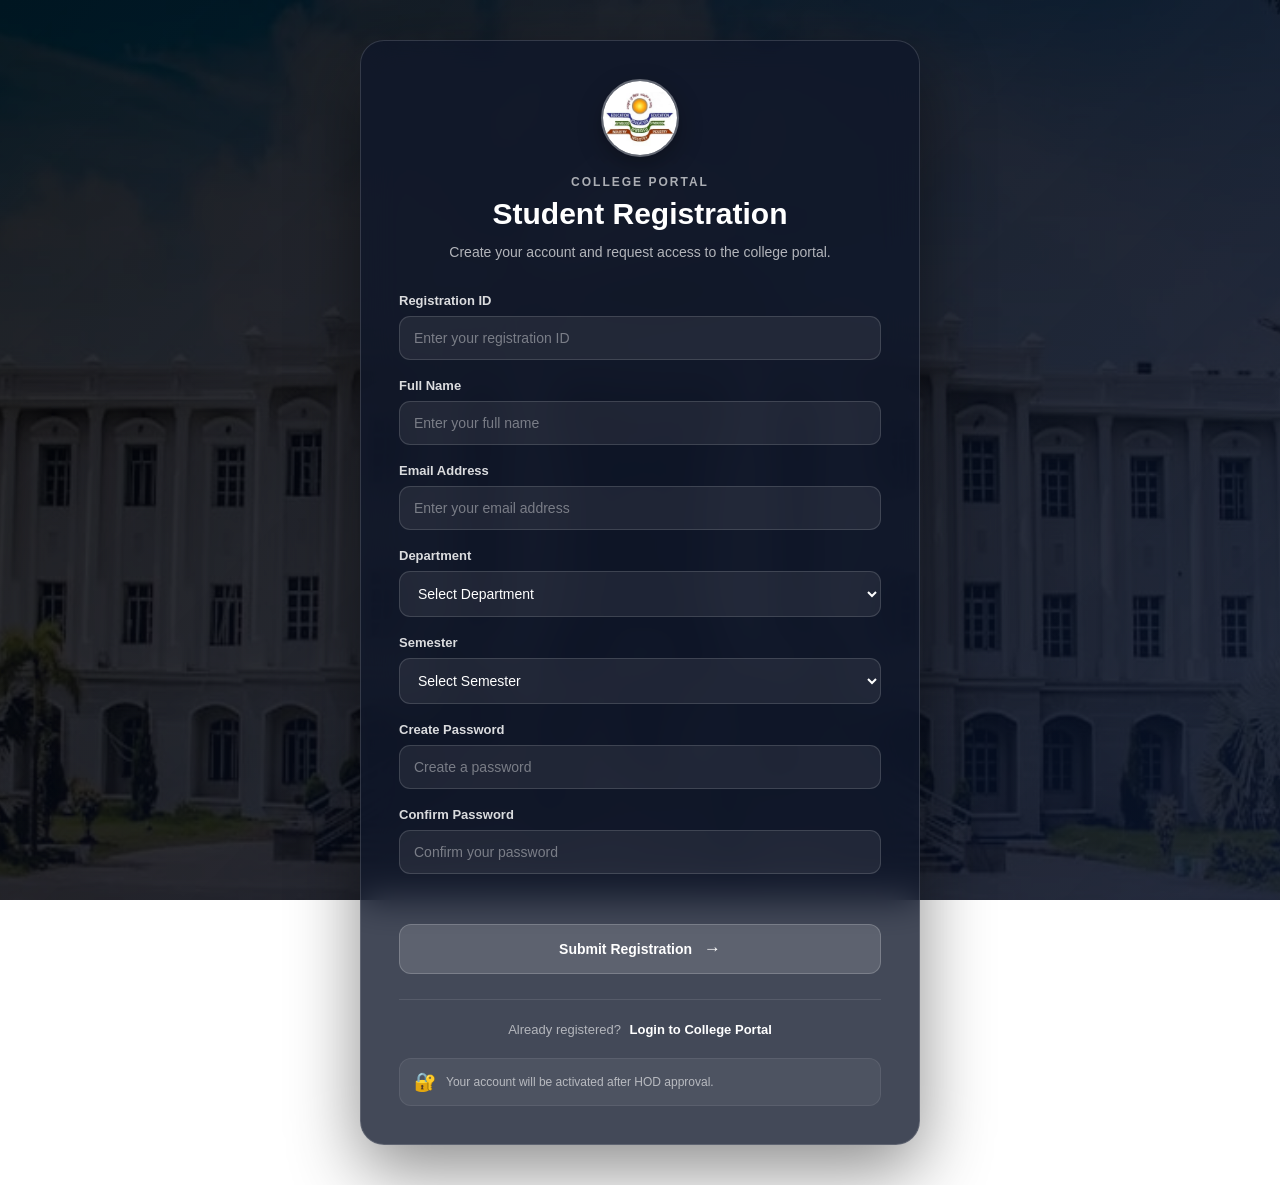
<file: frontend/student-register.html>
<!DOCTYPE html>
<html lang="en">

<head>

    <meta charset="UTF-8">

    <meta
        name="viewport"
        content="width=device-width, initial-scale=1.0"
    >

    <title>Student Registration | College Portal</title>

    <link rel="stylesheet" href="student-register.css">

</head>


<body>

    <!-- Background Overlay -->
    <div class="background-overlay"></div>


    <!-- Main Registration Container -->
    <main class="registration-container">


        <!-- Registration Card -->
        <section class="registration-card">


            <!-- Header -->
            <div class="registration-header">

                <div class="registration-logo">

                    <img
                        src="../assets/college-logo.jpeg"
                        alt="College Logo"
                    >

                </div>


                <span class="registration-small">
                    COLLEGE PORTAL
                </span>


                <h1>
                    Student Registration
                </h1>


                <p>
                    Create your account and request
                    access to the college portal.
                </p>

            </div>


            <!-- Registration Form -->
            <form id="studentRegistrationForm">


                <!-- Registration ID -->
                <div class="form-group">

                    <label for="studentId">
                        Registration ID
                    </label>

                    <input
                        type="text"
                        id="studentId"
                        placeholder="Enter your registration ID"
                        required
                    >

                </div>


                <!-- Full Name -->
                <div class="form-group">

                    <label for="studentName">
                        Full Name
                    </label>

                    <input
                        type="text"
                        id="studentName"
                        placeholder="Enter your full name"
                        required
                    >

                </div>


                <!-- Email -->
                <div class="form-group">

                    <label for="studentEmail">
                        Email Address
                    </label>

                    <input
                        type="email"
                        id="studentEmail"
                        placeholder="Enter your email address"
                        required
                    >

                </div>


                <!-- Department -->
                <div class="form-group">

                    <label for="studentDepartment">
                        Department
                    </label>

                    <select
                        id="studentDepartment"
                        required
                    >

                        <option value="">
                            Select Department
                        </option>

                        <option value="CSE">
                            Computer Science & Engineering
                        </option>

                        <option value="ECE">
                            Electronics & Communication Engineering
                        </option>

                        <option value="EEE">
                            Electrical & Electronics Engineering
                        </option>

                        <option value="MECH">
                            Mechanical Engineering
                        </option>

                        <option value="CIVIL">
                            Civil Engineering
                        </option>

                        <option value="IT">
                            Information Technology
                        </option>

                    </select>

                </div>


                <!-- Semester -->
                <div class="form-group">

                    <label for="studentSemester">
                        Semester
                    </label>

                    <select
                        id="studentSemester"
                        required
                    >

                        <option value="">
                            Select Semester
                        </option>

                        <option value="1">
                            1st Semester
                        </option>

                        <option value="2">
                            2nd Semester
                        </option>

                        <option value="3">
                            3rd Semester
                        </option>

                        <option value="4">
                            4th Semester
                        </option>

                        <option value="5">
                            5th Semester
                        </option>

                        <option value="6">
                            6th Semester
                        </option>

                        <option value="7">
                            7th Semester
                        </option>

                        <option value="8">
                            8th Semester
                        </option>

                    </select>

                </div>


                <!-- Password -->
                <div class="form-group">

                    <label for="studentPassword">
                        Create Password
                    </label>

                    <input
                        type="password"
                        id="studentPassword"
                        placeholder="Create a password"
                        required
                    >

                </div>


                <!-- Confirm Password -->
                <div class="form-group">

                    <label for="studentConfirmPassword">
                        Confirm Password
                    </label>

                    <input
                        type="password"
                        id="studentConfirmPassword"
                        placeholder="Confirm your password"
                        required
                    >

                </div>


                <!-- Message -->
                <p
                    id="registrationMessage"
                    class="registration-message"
                ></p>


                <!-- Submit -->
                <button
                    type="submit"
                    class="register-button"
                >

                    Submit Registration

                    <span>→</span>

                </button>


            </form>


            <!-- Bottom Information -->
            <div class="registration-footer">

                <p>
                    Already registered?
                </p>

                <a href="login/login.html">
                    Login to College Portal
                </a>

            </div>


            <!-- Approval Information -->
            <div class="approval-note">

                <span>🔐</span>

                <p>
                    Your account will be activated
                    after HOD approval.
                </p>

            </div>


        </section>

    </main>


    <script src="student-register.js"></script>

</body>

</html>
</file>
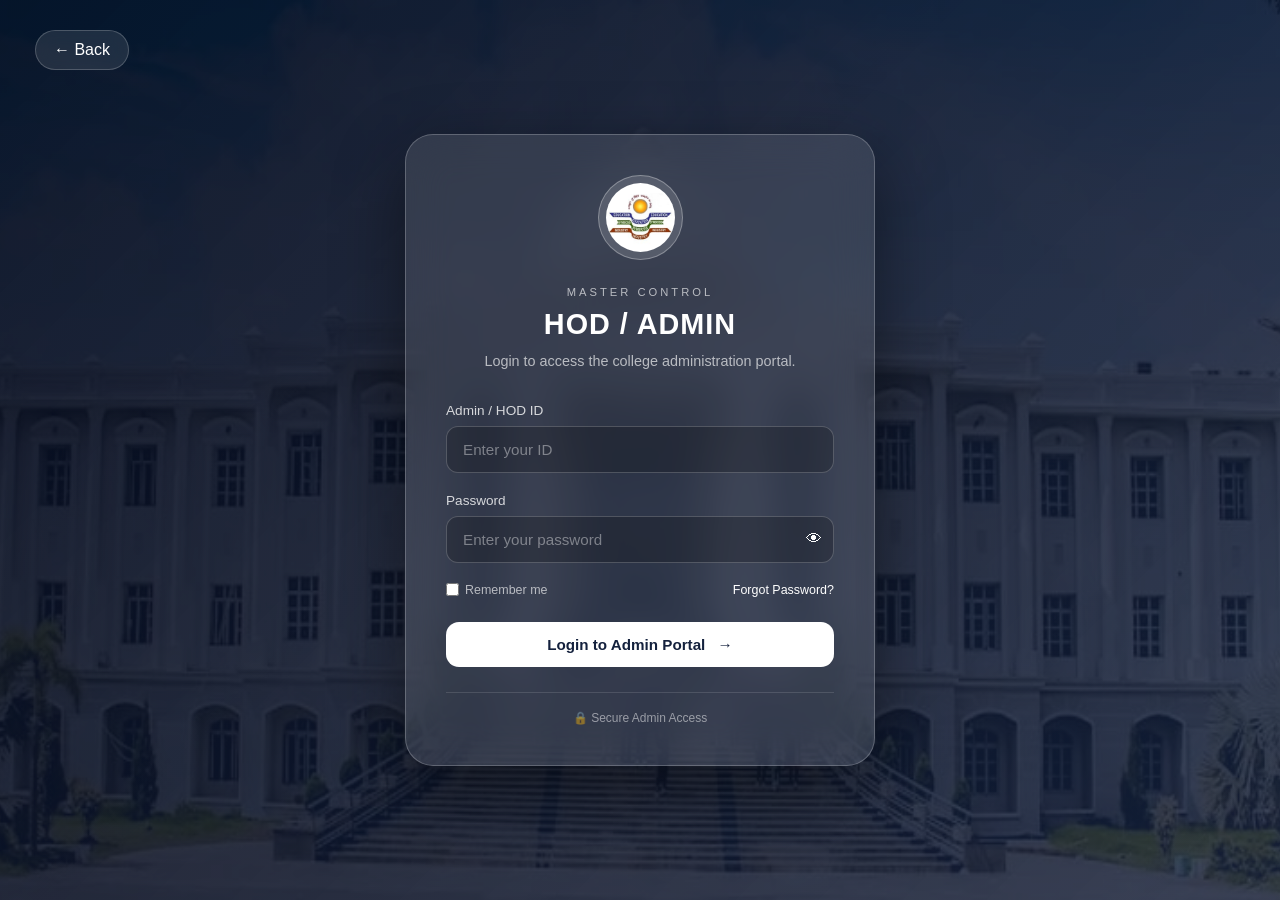
<file: frontend/admin/admin-login.html>
<!DOCTYPE html>
<html lang="en">

<head>

    <meta charset="UTF-8">

    <meta
        name="viewport"
        content="width=device-width, initial-scale=1.0"
    >

    <title>HOD Admin Login</title>

    <link
        rel="stylesheet"
        href="admin-login.css"
    >

</head>


<body>

    <div class="background-overlay"></div>


    <main class="login-page">


        <!-- Back Button -->

        <a
            href="../index.html"
            class="back-button"
        >
            ← Back
        </a>


        <!-- Login Card -->

        <div class="login-card">


            <div class="logo-container">

                <img
                    src="../../assets/college-logo.jpeg"
                    alt="College Logo"
                >

            </div>


            <div class="login-heading">

                <span>MASTER CONTROL</span>

                <h1>HOD / ADMIN</h1>

                <p>
                    Login to access the college
                    administration portal.
                </p>

            </div>


            <form id="adminLoginForm">


                <!-- Admin ID -->

                <div class="input-group">

                    <label for="adminId">
                        Admin / HOD ID
                    </label>

                    <input
                        type="text"
                        id="adminId"
                        placeholder="Enter your ID"
                        required
                    >

                </div>


                <!-- Password -->

                <div class="input-group">

                    <label for="adminPassword">
                        Password
                    </label>

                    <div class="password-wrapper">

                        <input
                            type="password"
                            id="adminPassword"
                            placeholder="Enter your password"
                            required
                        >

                        <button
                            type="button"
                            id="togglePassword"
                        >
                            👁
                        </button>

                    </div>

                </div>


                <div class="login-options">

                    <label>

                        <input
                            type="checkbox"
                            id="rememberMe"
                        >

                        Remember me

                    </label>


                    <a href="#">
                        Forgot Password?
                    </a>

                </div>


                <button
                    type="submit"
                    class="login-button"
                >

                    Login to Admin Portal
                    <span>→</span>

                </button>


                <p
                    id="loginMessage"
                    class="login-message"
                ></p>


            </form>


            <div class="security-note">

                🔒 Secure Admin Access

            </div>


        </div>

    </main>


    <script src="admin-login.js"></script>

</body>

</html>
</file>
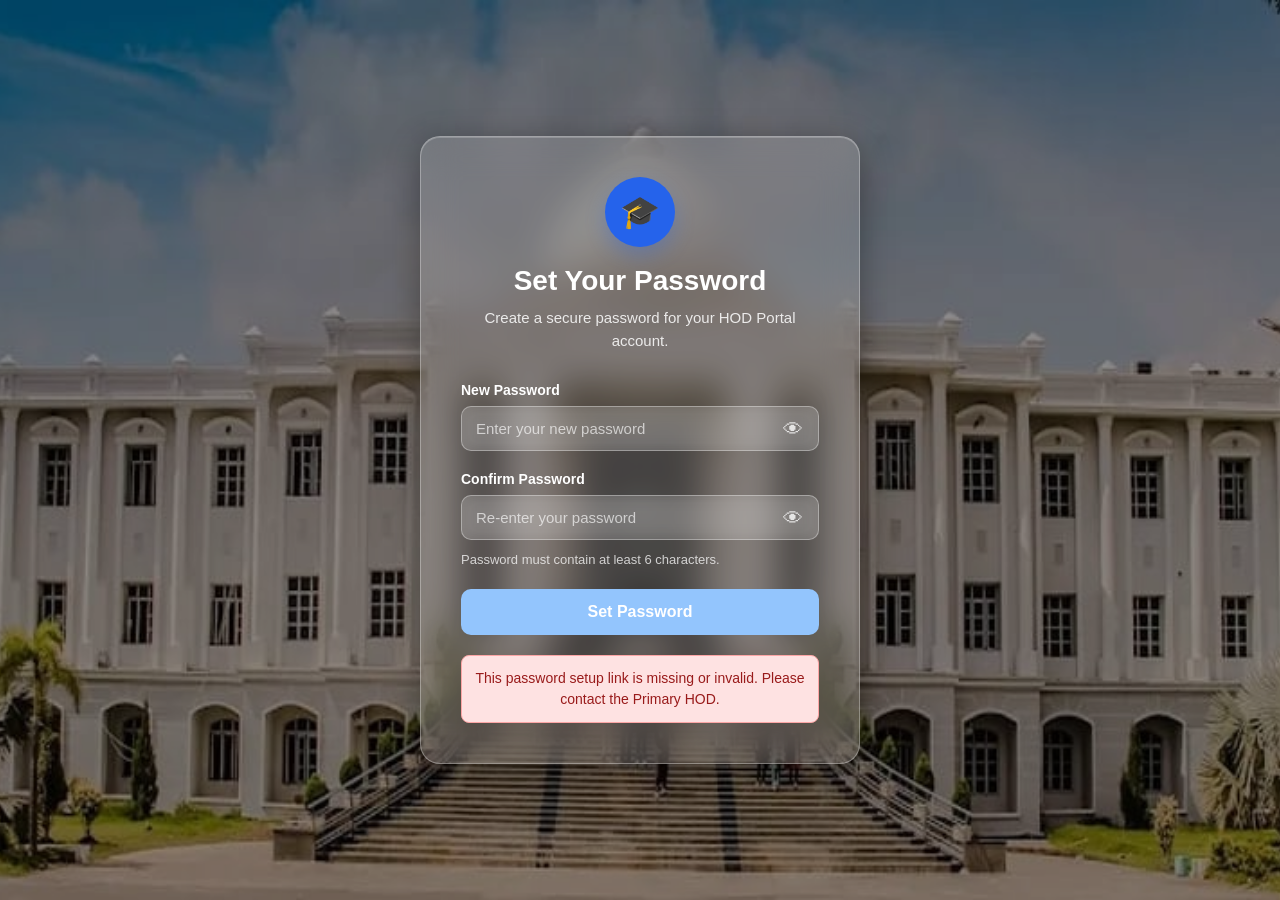
<file: frontend/admin/hod-set-password.html>
<!DOCTYPE html>
<html lang="en">

<head>
    <meta charset="UTF-8">

    <meta
        name="viewport"
        content="width=device-width, initial-scale=1.0"
    >

    <title>Set Your Password - College Portal</title>

    <link rel="stylesheet" href="hod-set-password.css">
</head>

<body>

    <div class="page-container">

        <div class="password-card">

            <div class="logo-area">
                <div class="logo-circle">🎓</div>
            </div>

            <h1>Set Your Password</h1>

            <p class="subtitle">
                Create a secure password for your HOD Portal account.
            </p>

            <form id="passwordForm">

                <div class="form-group">

                    <label for="password">
                        New Password
                    </label>

                    <div class="password-wrapper">

                        <input
                            type="password"
                            id="password"
                            placeholder="Enter your new password"
                            minlength="6"
                            required
                        >

                        <button
                            type="button"
                            id="passwordToggle"
                            class="password-toggle"
                            aria-label="Show password"
                        >
                            👁
                        </button>

                    </div>

                </div>


                <div class="form-group">

                    <label for="confirmPassword">
                        Confirm Password
                    </label>

                    <div class="password-wrapper">

                        <input
                            type="password"
                            id="confirmPassword"
                            placeholder="Re-enter your password"
                            minlength="6"
                            required
                        >

                        <button
                            type="button"
                            id="confirmPasswordToggle"
                            class="password-toggle"
                            aria-label="Show password"
                        >
                            👁
                        </button>

                    </div>

                </div>


                <div class="password-hint">
                    Password must contain at least 6 characters.
                </div>


                <button
                    type="submit"
                    id="setPasswordBtn"
                >
                    Set Password
                </button>

            </form>


            <div
                id="message"
                class="message"
                style="display: none;"
            ></div>


            <div
                id="loading"
                class="loading"
                style="display: none;"
            >
                Setting your password...
            </div>

        </div>

    </div>


    <script src="hod-set-password.js"></script>

</body>

</html>
</file>
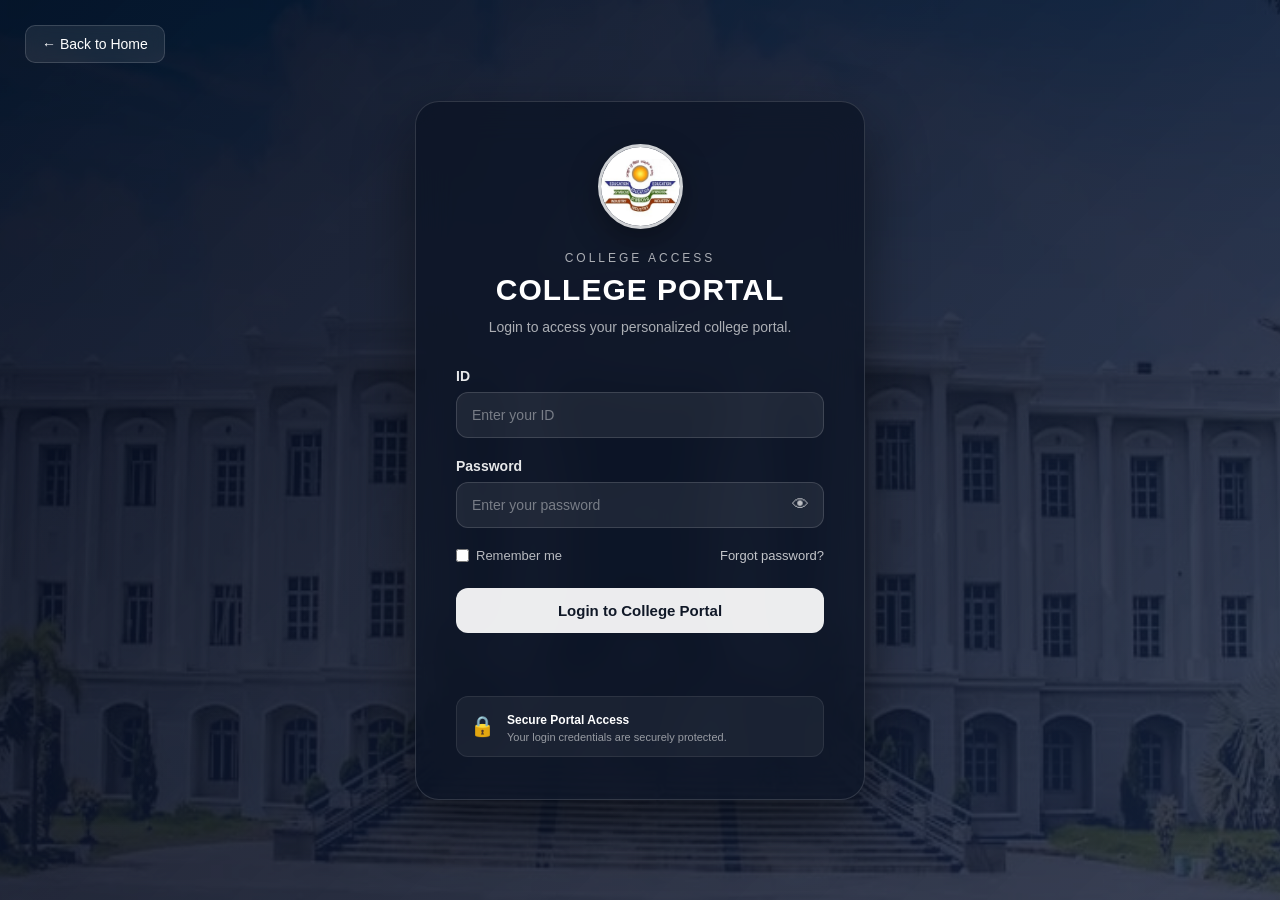
<file: frontend/login/login.html>
<!DOCTYPE html>
<html lang="en">

<head>

    <meta charset="UTF-8">

    <meta
        name="viewport"
        content="width=device-width, initial-scale=1.0"
    >

    <title>College Portal Login</title>

    <link
        rel="stylesheet"
        href="login.css"
    >

</head>


<body>

    <div class="background-overlay"></div>


    <!-- Back to Home -->

    <a
        href="../index.html"
        class="back-button"
    >
        ← Back to Home
    </a>


    <!-- Login Container -->

    <div class="login-container">

        <div class="login-card">


            <!-- College Logo -->

            <div class="logo-container">

                <img
                    src="../../assets/college-logo.jpeg"
                    alt="College Logo"
                    class="college-logo"
                >

            </div>


            <!-- Heading -->

            <div class="heading-section">

                <p class="small-heading">
                    COLLEGE ACCESS
                </p>

                <h1>
                    COLLEGE PORTAL
                </h1>

                <p class="subtitle">
                    Login to access your personalized college portal.
                </p>

            </div>


            <!-- Login Form -->

            <form id="loginForm">


                <!-- ID -->

                <div class="input-group">

                    <label for="userId">
                        ID
                    </label>

                    <input
                        type="text"
                        id="userId"
                        placeholder="Enter your ID"
                        required
                    >

                </div>


                <!-- Password -->

                <div class="input-group">

                    <label for="password">
                        Password
                    </label>


                    <div class="password-wrapper">

                        <input
                            type="password"
                            id="password"
                            placeholder="Enter your password"
                            required
                        >

                        <button
                            type="button"
                            id="togglePassword"
                            class="toggle-password"
                        >
                            👁
                        </button>

                    </div>

                </div>


                <!-- Options -->

                <div class="login-options">

                    <label class="remember-me">

                        <input
                            type="checkbox"
                            id="rememberMe"
                        >

                        <span>
                            Remember me
                        </span>

                    </label>


                    <a
                        href="#"
                        id="forgotPassword"
                    >
                        Forgot password?
                    </a>

                </div>


                <!-- Login Button -->

                <button
                    type="submit"
                    class="login-button"
                >
                    Login to College Portal
                </button>


                <!-- Message -->

                <p
                    id="loginMessage"
                    class="login-message"
                ></p>


            </form>


            <!-- Security -->

            <div class="security-note">

                <span class="security-icon">
                    🔒
                </span>

                <div>

                    <strong>
                        Secure Portal Access
                    </strong>

                    <p>
                        Your login credentials are securely protected.
                    </p>

                </div>

            </div>


        </div>

        

    </div>


    <script src="login.js"></script>

</body>

</html>
</file>
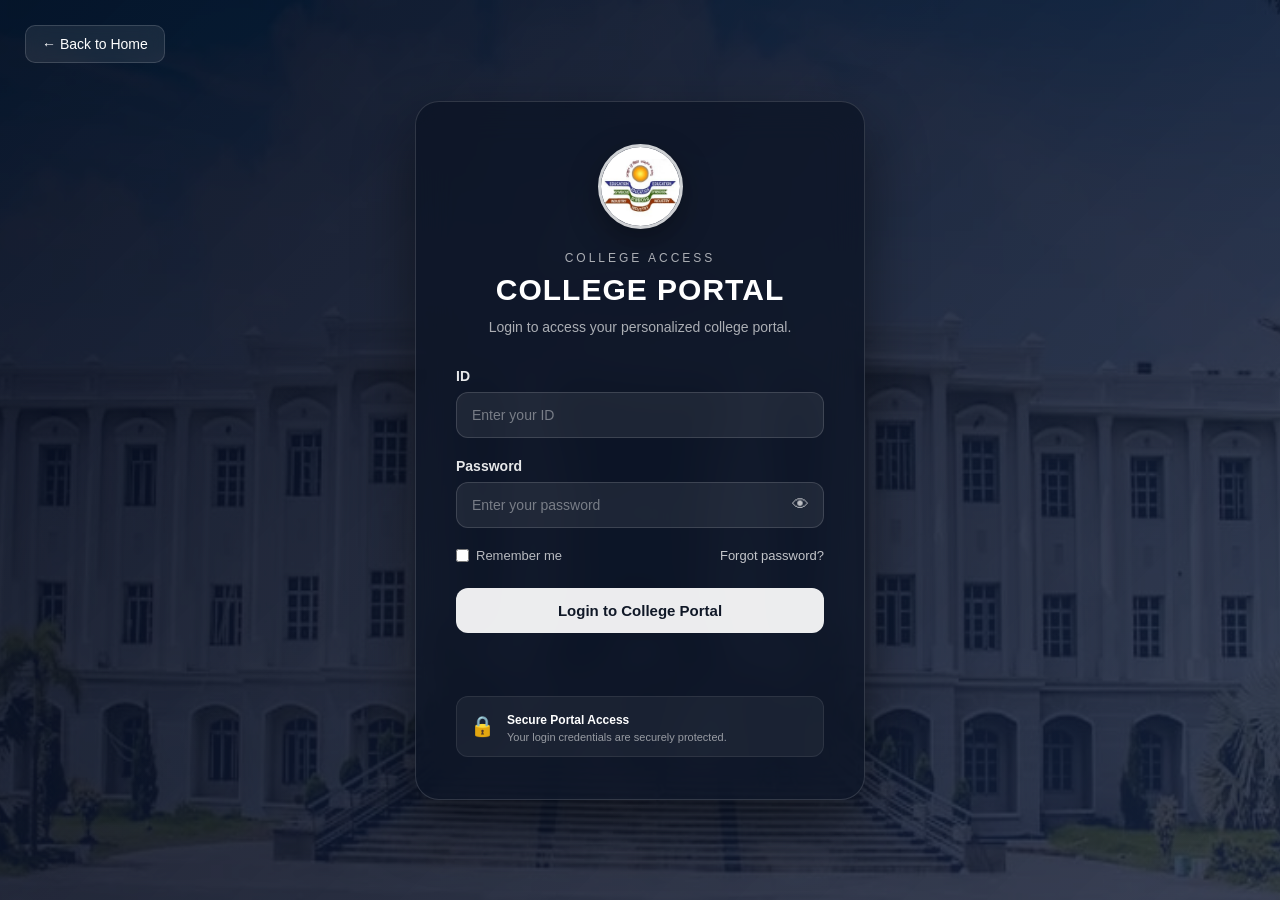
<file: frontend/student/student-dashboard.html>
<!DOCTYPE html>
<html lang="en">

<head>

    <meta charset="UTF-8">

    <meta
        name="viewport"
        content="width=device-width, initial-scale=1.0"
    >

    <title>Student Dashboard</title>

    <link
        rel="stylesheet"
        href="student-dashboard.css"
    >

</head>


<body>


    <!-- =========================
         MOBILE TOP BAR
    ========================== -->

    <header class="mobile-header">

        <button
            id="menuButton"
            class="menu-button"
        >
            ☰
        </button>

        <div class="mobile-title">
            Campus Academic Portal
        </div>

    </header>



    <!-- =========================
         SIDEBAR
    ========================== -->

    <aside
        id="sidebar"
        class="sidebar"
    >

        <div class="sidebar-top">


            <!-- Logo -->

            <div class="sidebar-logo">

                <img
                    src="../../assets/college-logo.jpeg"
                    alt="College Logo"
                >

            </div>


            <div class="portal-name">

                <h2>Campus Portal</h2>

                <p>Student Workspace</p>

            </div>


            <!-- Navigation -->

            <nav class="navigation">


                <button
                    class="nav-item active"
                    data-section="dashboard"
                >

                    <span>🏠</span>

                    Dashboard

                </button>


                <button
                    class="nav-item"
                    data-section="materials"
                >

                    <span>📚</span>

                    Study Materials

                </button>




                <button
                    class="nav-item"
                    data-section="profile"
                >

                    <span>👤</span>

                    My Profile

                </button>


            </nav>

        </div>


        <!-- Logout -->

        <button
            id="logoutButton"
            class="logout-button"
        >

            <span>🚪</span>

            Logout

        </button>

    </aside>



    <!-- =========================
         MAIN CONTENT
    ========================== -->

    <main class="main-content">


        <!-- TOP BAR -->

        <div class="topbar">

            <div>

                <p class="topbar-small">
                    STUDENT PORTAL
                </p>

                <h1 id="pageTitle">
                    Dashboard
                </h1>

            </div>


            <div class="student-mini-profile">

                <div class="mini-avatar">
                    K
                </div>

                <div>

                    <strong id="studentMiniName">
    Loading...
</strong>

<span id="studentMiniInfo">
    Loading...
                    </span>

                </div>

            </div>

        </div>



        <!-- =================================
             DASHBOARD SECTION
        ================================== -->

        <section
            id="dashboard"
            class="content-section active-section"
        >


            <div class="welcome-card">

                <div>

                    <span>
                        GOOD EVENING 👋
                    </span>

                    <h2>
                        Welcome back, <span id="studentWelcomeName">Loading...</span>!
                    </h2>

                    <p>
            
    Access your academic materials,
    explore resources shared by your teachers
    and stay connected with your college.
                    </p>

                </div>


                <div class="welcome-icon">
                    🎓
                </div>

            </div>



            <!-- STAT CARDS -->

            <div class="stats-grid">


                <div class="stat-card">

                    <div class="stat-icon">
                        📚
                    </div>

                    <div>

                        <span>
                            Materials
                        </span>

                       <strong id="materialCount">
                        0
                        </strong>

                    </div>

                </div>



                <div class="stat-card">

                    <div class="stat-icon">
                        👨‍🏫
                    </div>

                    <div>

                        <span>
                            Teachers
                        </span>

                       <strong id="teacherCount">
                        0
                        </strong>

                    </div>

                </div>

            </div>



            <!-- RECENT MATERIALS -->

            <div class="section-heading">

                <div>

                    <h2>
                        Recent Materials
                    </h2>

                    <p>
                        Recently uploaded academic resources
                    </p>

                </div>


                <button
                    class="view-all-button"
                    data-section="materials"
                >
                    View All →
                </button>

            </div>

<div class="material-list" id="recentMaterialsList">

    <div class="material-row">

        <div class="material-info">
            <strong>Loading materials...</strong>
            <span>Please wait...</span>
        </div>

    </div>

</div>
        
        </section>



        <!-- =================================
             MATERIALS SECTION
        ================================== -->

        <section
            id="materials"
            class="content-section"
        >

            <div class="section-heading">

                <div>

                    <h2>
                        Study Materials
                    </h2>

                    <p>
                        Materials uploaded by your teachers
                    </p>

                </div>

            </div>


            <!-- SEARCH -->
<div class="search-box subject-search-box">

    <span>🔍</span>

    <input
        type="text"
        id="materialSearch"
        placeholder="Search subject..."
        autocomplete="off"
    >

    <div
        id="studentSubjectSuggestions"
        class="subject-suggestions"
    ></div>

</div>


            <!-- TEACHER CARD -->

            <div class="teacher-material-card">

                <div class="teacher-header">

                    <div class="teacher-avatar">
                        RK
                    </div>

                    <div>

                        <h3>
                            Dr. Rajesh Kumar
                        </h3>

                        <p>
                            Mathematics • Professor
                        </p>

                    </div>

                    <span class="material-count">
                        8 Materials
                    </span>

                </div>


                <div class="files-grid">


                    <div class="file-card">

                        <div class="large-file-icon pdf">
                            PDF
                        </div>

                        <h4>
                            Unit 1 Notes
                        </h4>

                        <p>
                            Mathematics
                        </p>

                        <button>
                            View / Download
                        </button>

                    </div>


                    <div class="file-card">

                        <div class="large-file-icon pdf">
                            PDF
                        </div>

                        <h4>
                            Unit 2 Notes
                        </h4>

                        <p>
                            Mathematics
                        </p>

                        <button>
                            View / Download
                        </button>

                    </div>


                    <div class="file-card">

                        <div class="large-file-icon xls">
                            XLS
                        </div>

                        <h4>
                            Internal Questions
                        </h4>

                        <p>
                            Mathematics
                        </p>

                        <button>
                            View / Download
                        </button>

                    </div>

                </div>

            </div>



            <!-- SECOND TEACHER -->

            <div class="teacher-material-card">

                <div class="teacher-header">

                    <div class="teacher-avatar">
                        PA
                    </div>

                    <div>

                        <h3>
                            Prof. Arun
                        </h3>

                        <p>
                            Data Structures • Assistant Professor
                        </p>

                    </div>

                    <span class="material-count">
                        12 Materials
                    </span>

                </div>


                <div class="files-grid">


                    <div class="file-card">

                        <div class="large-file-icon pdf">
                            PDF
                        </div>

                        <h4>
                            Trees
                        </h4>

                        <p>
                            Data Structures
                        </p>

                        <button>
                            View / Download
                        </button>

                    </div>


                    <div class="file-card">

                        <div class="large-file-icon doc">
                            DOC
                        </div>

                        <h4>
                            Graph Algorithms
                        </h4>

                        <p>
                            Data Structures
                        </p>

                        <button>
                            View / Download
                        </button>

                    </div>

                </div>

            </div>

        </section>



        <!-- =================================
             PROFILE SECTION
        ================================== -->

        <section
            id="profile"
            class="content-section"
        >

            <div class="section-heading">

                <div>

                    <h2>
                        My Profile
                    </h2>

                    <p>
                        Your academic information
                    </p>

                </div>

            </div>


            <div class="profile-card">


                <div class="profile-top">

                    <div class="profile-avatar">
                        K
                    </div>

                    <div>

                            <h2 id="profileName">
                            Loading...
                        </h2>

                        <p id="profileCourse">
                        Loading...
                        </p>

                    </div>

                </div>


                <div class="profile-details">


                    <div>

                        <span>
                            Registration ID
                        </span>

                       <strong id="studentRegistrationId">
                        Loading...

                        </strong>

                    </div>


                    <div>

                        <span>
                            Branch
                        </span>

                        <strong id="studentBranch">
                        Loading...
                           
                        </strong>

                    </div>


                    <div>

                        <span>
                            Semester
                        </span>

                      <strong id="studentSemester">
    Loading...
                        </strong>

                    </div>


                    <div>

                        <span>
                            Academic Year
                        </span>

                        <strong>
                            2026 - 2027
                        </strong>

                    </div>


                    <div>

                        <span>
                            Email
                        </span>

                        <strong>
                           <strong id="studentEmail">
    Loading...
                        </strong>

                    </div>


                    <div>

                        <span>
                            Status
                        </span>

                        <strong class="status-active">
                            Active
                        </strong>

                    </div>

                </div>

            </div>

        </section>


    </main>



    <script src="student-dashboard.js"></script>

</body>

</html>
</file>
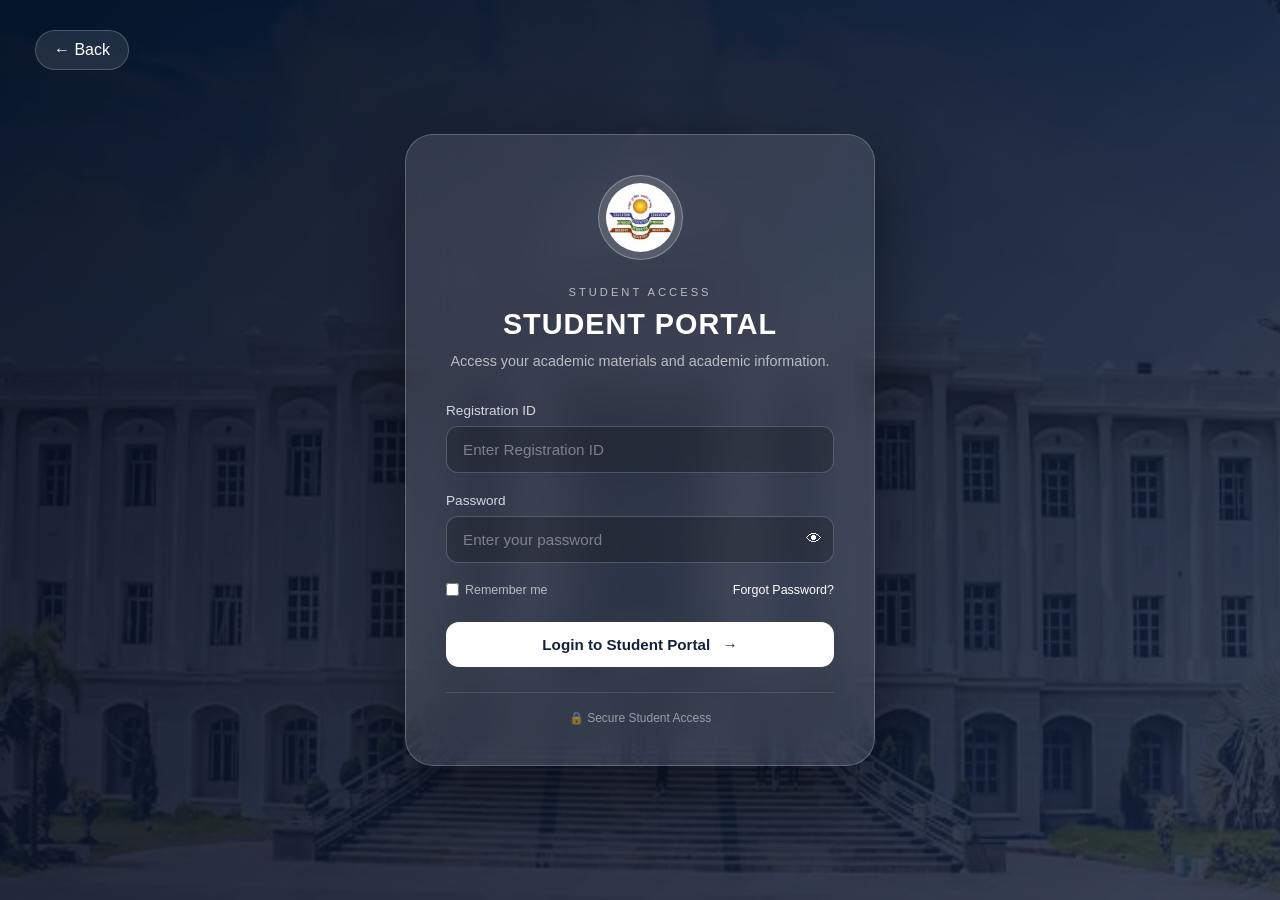
<file: frontend/student/student-login.html>
<!DOCTYPE html>
<html lang="en">

<head>

    <meta charset="UTF-8">

    <meta
        name="viewport"
        content="width=device-width, initial-scale=1.0"
    >

    <title>Student Login</title>

    <link
        rel="stylesheet"
        href="student-login.css"
    >

</head>


<body>

    <div class="background-overlay"></div>


    <main class="login-page">


        <a
            href="../index.html"
            class="back-button"
        >
            ← Back
        </a>


        <div class="login-card">


            <div class="logo-container">

                <img
                    src="../../assets/college-logo.jpeg"
                    alt="College Logo"
                >

            </div>


            <div class="login-heading">

                <span>STUDENT ACCESS</span>

                <h1>STUDENT PORTAL</h1>

                <p>
                    Access your academic materials
                    and academic information.
                </p>

            </div>


            <form id="studentLoginForm">


                <div class="input-group">

                    <label>
                        Registration ID
                    </label>

                    <input
                        type="text"
                        id="studentId"
                        placeholder="Enter Registration ID"
                        required
                    >

                </div>


                <div class="input-group">

                    <label>
                        Password
                    </label>

                    <div class="password-wrapper">

                        <input
                            type="password"
                            id="studentPassword"
                            placeholder="Enter your password"
                            required
                        >

                        <button
                            type="button"
                            id="togglePassword"
                        >
                            👁
                        </button>

                    </div>

                </div>


                <div class="login-options">

                    <label>

                        <input type="checkbox">

                        Remember me

                    </label>


                    <a href="#">
                        Forgot Password?
                    </a>

                </div>


                <button
                    type="submit"
                    class="login-button"
                >

                    Login to Student Portal
                    <span>→</span>

                </button>


                <p
                    id="loginMessage"
                    class="login-message"
                ></p>


            </form>


            <div class="security-note">

                🔒 Secure Student Access

            </div>


        </div>

    </main>


    <script src="student-login.js"></script>

</body>

</html>
</file>
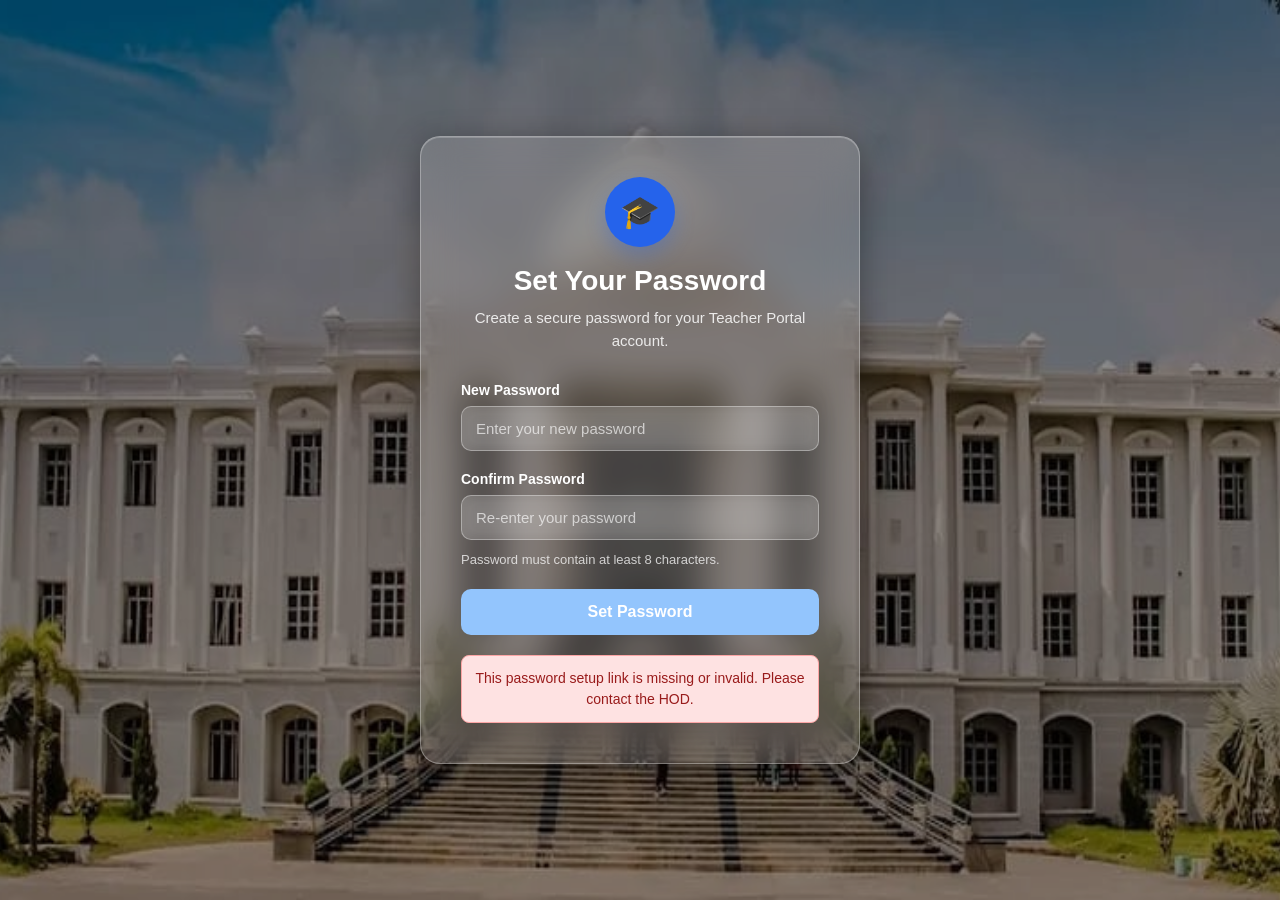
<file: frontend/teacher/set-password.html>
<!DOCTYPE html>
<html lang="en">
<head>
    <meta charset="UTF-8">

    <meta
        name="viewport"
        content="width=device-width, initial-scale=1.0"
    >

    <title>Set Your Password - College Portal</title>

    <link rel="stylesheet" href="set-password.css">
</head>

<body>

    <div class="page-container">

        <div class="password-card">

            <div class="logo-area">
                <div class="logo-circle">🎓</div>
            </div>

            <h1>Set Your Password</h1>

            <p class="subtitle">
                Create a secure password for your Teacher Portal account.
            </p>

            <form id="passwordForm">

                <div class="form-group">
                    <label for="password">
                        New Password
                    </label>

                    <input
                        type="password"
                        id="password"
                        placeholder="Enter your new password"
                        minlength="8"
                        required
                    >
                </div>

                <div class="form-group">
                    <label for="confirmPassword">
                        Confirm Password
                    </label>

                    <input
                        type="password"
                        id="confirmPassword"
                        placeholder="Re-enter your password"
                        minlength="8"
                        required
                    >
                </div>

                <div class="password-hint">
                    Password must contain at least 8 characters.
                </div>

                <button
                    type="submit"
                    id="setPasswordBtn"
                >
                    Set Password
                </button>

            </form>

            <div
                id="message"
                class="message"
                style="display: none;"
            ></div>

            <div
                id="loading"
                class="loading"
                style="display: none;"
            >
                Setting your password...
            </div>

        </div>

    </div>

    <script src="set-password.js"></script>

</body>
</html>
</file>
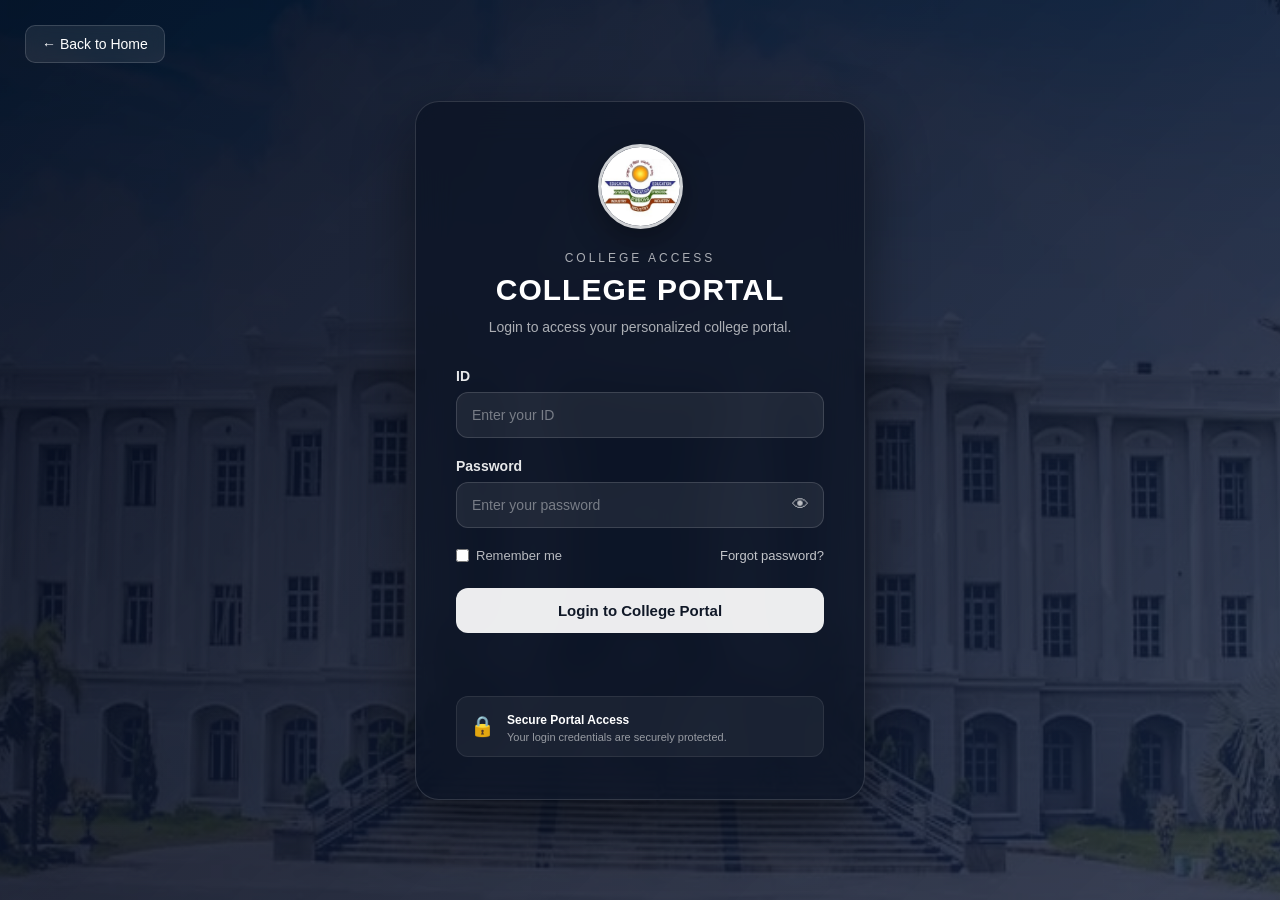
<file: frontend/teacher/teacher-dashboard.html>
<!DOCTYPE html>
<html lang="en">
<head>
    <meta charset="UTF-8">
    <meta name="viewport" content="width=device-width, initial-scale=1.0">

    <title>Teacher Dashboard | College Portal</title>

    <link rel="stylesheet" href="teacher-dashboard.css">
</head>

<body>

    <!-- Mobile Menu Button -->
    <button class="mobile-menu-btn" id="mobileMenuBtn">
        ☰
    </button>

    <!-- ================= SIDEBAR ================= -->

    <aside class="sidebar" id="sidebar">

        <div class="sidebar-top">

            <div class="college-logo">
                <img src="../../assets/college-logo.jpeg" alt="College Logo">
            </div>

            <h2>College Portal</h2>
            <p>Teacher Panel</p>

        </div>

        <nav class="sidebar-nav">

            <button class="nav-item active" data-section="dashboard">
                <span>🏠</span>
                Dashboard
            </button>

            <button class="nav-item" data-section="upload">
                <span>📤</span>
                Upload Material
            </button>

            <button class="nav-item" data-section="materials">
                <span>📚</span>
                My Materials
            </button>

            <button class="nav-item" data-section="profile">
                <span>👤</span>
                My Profile
            </button>

        </nav>

        <div class="sidebar-bottom">

            <button class="logout-btn" id="logoutBtn">
                🚪 Logout
            </button>

        </div>

    </aside>


    <!-- ================= MAIN CONTENT ================= -->

    <main class="main-content">

        <!-- Header -->

        <header class="top-header">

            <div>
                <h1 id="pageTitle">Teacher Dashboard</h1>
                <p id="pageSubtitle">
                    Manage your teaching materials and profile
                </p>
            </div>

            <div class="teacher-header-profile">

   <div class="teacher-avatar" id="headerTeacherAvatar">

    <img
        id="headerTeacherPhoto"
        src=""
        alt="Teacher Profile"
    >

    <span id="headerTeacherInitials">
        T
    </span>

</div>

<div>
    <strong id="headerTeacherName">
        Loading...
    </strong>

    <span id="headerTeacherDesignation">
        Loading...
    </span>
</div>

</div>

        </header>


        <!-- ================= DASHBOARD SECTION ================= -->

        <section class="content-section active" id="dashboard">

            <div class="welcome-card">

                <div>

                    <span class="welcome-label">
                        TEACHER PORTAL
                    </span>

                    <h2>
                         Welcome back, <span id="welcomeTeacherName">Teacher</span>! 👋
                    </h2>

                    <p>
                        Upload and manage useful study materials
                        for your students.
                    </p>

                </div>

                <button class="primary-btn" id="goUploadBtn">
                    📤 Upload Material
                </button>

            </div>


            <!-- Statistics -->

            <div class="stats-grid">

                <div class="stat-card">

                    <div class="stat-icon blue">
                        📚
                    </div>

                    <div>
                        <span>Total Materials</span>
                        <strong id="totalMaterials">
                            12
                        </strong>
                    </div>

                </div>


                <div class="stat-card">

                    <div class="stat-icon green">
                        📤
                    </div>

                    <div>
                        <span>Uploaded This Month</span>
                       <strong id="monthlyMaterials">
                        0
                    </strong>
                    </div>

                </div>


                <div class="stat-card">

                    <div class="stat-icon orange">
                        👨‍🎓
                    </div>

                    <div>
                        <span>Students Reached</span>
                       <strong id="studentsReached">
                          0
                        </strong>
                    </div>

                </div>


                <div class="stat-card">

                    <div class="stat-icon purple">
                        📊
                    </div>

                    <div>
                        <span>Subjects</span>
                       <strong id="subjectCount">
    0
</strong>
                    </div>

                </div>

            </div>


            <!-- Recent Materials -->

            <div class="section-card">

                <div class="section-heading">

                    <div>
                        <h3>Recent Materials</h3>
                        <p>Your latest uploaded materials</p>
                    </div>

                    <button class="text-btn" id="viewMaterialsBtn">
                        View All →
                    </button>

                </div>


                
                    <div class="material-list" id="recentMaterialsList">

                    <div class="material-row">

                        <div class="file-icon pdf">
                            PDF
                        </div>

                        <div class="material-info">
                            <strong>Data Structures - Unit 1</strong>
                            <span>Data Structures • PDF</span>
                        </div>

                        <span class="upload-date">
                            Today
                        </span>

                    </div>


                    <div class="material-row">

                        <div class="file-icon ppt">
                            PPT
                        </div>

                        <div class="material-info">
                            <strong>Introduction to Algorithms</strong>
                            <span>Data Structures • PowerPoint</span>
                        </div>

                        <span class="upload-date">
                            2 days ago
                        </span>

                    </div>


                    <div class="material-row">

                        <div class="file-icon doc">
                            DOC
                        </div>

                        <div class="material-info">
                            <strong>Mathematics Assignment</strong>
                            <span>Mathematics • Word Document</span>
                        </div>

                        <span class="upload-date">
                            5 days ago
                        </span>

                    </div>

                </div>

            </div>

        </section>


        <!-- ================= UPLOAD SECTION ================= -->

        <section class="content-section" id="upload">

            <div class="section-card upload-card">

                <div class="section-heading">

                    <div>
                        <h2>Upload Study Material</h2>

                        <p>
                            Share useful learning resources
                            with your students.
                        </p>
                    </div>

                </div>


                <form id="uploadForm">

                    <div class="form-grid">

                        <div class="form-group">

                            <label>
                                Material Title
                            </label>

                            <input
                                type="text"
                                id="materialTitle"
                                placeholder="Example: Data Structures Unit 1"
                                required
                            >

                        </div>


                       <div class="form-group">

                        <label>
                            Subject
                        </label>

                        <input
                            type="text"
                                id="subjectSearch"
                                placeholder="Search subject..."
                                autocomplete="off"
                                required
                            >

                            <input
                                type="hidden"
                                id="subject"
                                value=""
                            >

                            <div
                                id="subjectSuggestions"
                                class="subject-suggestions"
                            ></div>

                        </div>


                        <div class="form-group">

                            <label>
                                Material Type
                            </label>

                            <select id="materialType" required>

                                <option value="">
                                    Select Type
                                </option>

                                <option>
                                    Notes
                                </option>

                                <option>
                                    Assignment
                                </option>

                                <option>
                                    Question Paper
                                </option>

                                <option>
                                    Presentation
                                </option>

                                <option>
                                    Study Material
                                </option>

                                <option>
                                    Other
                                </option>

                            </select>

                        </div>


                        <div class="form-group">

                            <label>
                                Semester
                            </label>

                            <select id="semester" required>

                                <option value="">
                                    Select Semester
                                </option>

                                <option>1st Semester</option>
                                <option>2nd Semester</option>
                                <option>3rd Semester</option>
                                <option>4th Semester</option>
                                <option>5th Semester</option>
                                <option>6th Semester</option>
                                <option>7th Semester</option>
                                <option>8th Semester</option>

                            </select>

                        </div>

                    </div>


                    <div class="form-group">

                        <label>
                            Description
                        </label>

                        <textarea
                            id="description"
                            rows="4"
                            placeholder="Write a short description about this material..."
                        ></textarea>

                    </div>


                    <!-- File Upload -->

                    <div class="form-group">

                        <label>
                            Select File
                        </label>

                        <div class="upload-box" id="uploadBox">

                            <div class="upload-icon">
                                📁
                            </div>

                            <h3>
                                Drag & Drop your file here
                            </h3>

                            <p>
                                or click to browse from your computer
                            </p>

                            <span>
                                PDF, DOC, DOCX, XLS, XLSX,
                                PPT, PPTX, JPG, PNG, TXT
                            </span>

                            <input
                                type="file"
                                id="fileInput"
                                hidden
                                accept=".pdf,.doc,.docx,.xls,.xlsx,.ppt,.pptx,.jpg,.jpeg,.png,.txt"
                            >

                        </div>

                        <div
                            class="selected-file"
                            id="selectedFile"
                        ></div>

                    </div>


                    <div class="upload-actions">

                        <button
                            type="reset"
                            class="secondary-btn"
                        >
                            Clear
                        </button>

                        <button
                            type="submit"
                            class="primary-btn"
                        >
                            📤 Upload Material
                        </button>

                    </div>

                </form>

            </div>

        </section>


        <!-- ================= MY MATERIALS ================= -->

        <section class="content-section" id="materials">

            <div class="section-card">

                <div class="section-heading">

                    <div>
                        <h2>My Materials</h2>

                        <p>
                            Materials uploaded by you
                        </p>
                    </div>

                    <button
                        class="primary-btn"
                        id="uploadFromMaterials"
                    >
                        📤 Upload New
                    </button>

                </div>


                <!-- Search -->

                <div class="search-container">

                    <span>🔍</span>

                    <input
                        type="text"
                        id="materialSearch"
                        placeholder="Search your materials..."
                    >

                </div>


                <div
                    class="materials-table-container"
                >

                    <table class="materials-table">

                        <thead>

                            <tr>

                                <th>Material</th>
                                <th>Subject</th>
                                <th>Type</th>
                                <th>Uploaded</th>
                                <th>Actions</th>

                            </tr>

                        </thead>

                        <tbody id="materialsTableBody">

                            <tr>

                                <td>

                                    <div class="table-material">

                                        <div class="file-icon pdf">
                                            PDF
                                        </div>

                                        <div>
                                            <strong>
                                                Data Structures Unit 1
                                            </strong>

                                            <span>
                                                data_structures_unit1.pdf
                                            </span>
                                        </div>

                                    </div>

                                </td>

                                <td>
                                    Data Structures
                                </td>

                                <td>
                                    <span class="type-badge">
                                        Notes
                                    </span>
                                </td>

                                <td>
                                    12 Sep 2026
                                </td>

                                <td>

                                    <div class="action-buttons">

                                        <button
                                            class="view-btn"
                                            title="View"
                                        >
                                            👁
                                        </button>

                                        <button
                                            class="download-btn"
                                            title="Download"
                                        >
                                            ⬇
                                        </button>

                                        <button
                                            class="delete-btn"
                                            title="Delete"
                                        >
                                            🗑
                                        </button>

                                    </div>

                                </td>

                            </tr>


                            <tr>

                                <td>

                                    <div class="table-material">

                                        <div class="file-icon ppt">
                                            PPT
                                        </div>

                                        <div>

                                            <strong>
                                                Algorithm Basics
                                            </strong>

                                            <span>
                                                algorithms.pptx
                                            </span>

                                        </div>

                                    </div>

                                </td>

                                <td>
                                    Data Structures
                                </td>

                                <td>
                                    <span class="type-badge">
                                        Presentation
                                    </span>
                                </td>

                                <td>
                                    10 Sep 2026
                                </td>

                                <td>

                                    <div class="action-buttons">

                                        <button class="view-btn">
                                            👁
                                        </button>

                                        <button class="download-btn">
                                            ⬇
                                        </button>

                                        <button class="delete-btn">
                                            🗑
                                        </button>

                                    </div>

                                </td>

                            </tr>


                            <tr>

                                <td>

                                    <div class="table-material">

                                        <div class="file-icon doc">
                                            DOC
                                        </div>

                                        <div>

                                            <strong>
                                                Mathematics Assignment
                                            </strong>

                                            <span>
                                                maths_assignment.docx
                                            </span>

                                        </div>

                                    </div>

                                </td>

                                <td>
                                    Mathematics
                                </td>

                                <td>
                                    <span class="type-badge">
                                        Assignment
                                    </span>
                                </td>

                                <td>
                                    07 Sep 2026
                                </td>

                                <td>

                                    <div class="action-buttons">

                                        <button class="view-btn">
                                            👁
                                        </button>

                                        <button class="download-btn">
                                            ⬇
                                        </button>

                                        <button class="delete-btn">
                                            🗑
                                        </button>

                                    </div>

                                </td>

                            </tr>

                        </tbody>

                    </table>

                </div>

            </div>

        </section>


        <!-- ================= PROFILE ================= -->

        <section class="content-section" id="profile">

            <div class="profile-grid">

               <div class="section-card profile-card">

        <div class="profile-large-avatar" id="profileLargeAvatar">

            <img
                id="profileTeacherPhoto"
                src=""
                alt="Teacher Profile"
            >

            <span id="profileAvatarInitials">
                T
            </span>

        </div>

        <div class="profile-photo-actions">
            <input
                type="file"
                id="profilePhotoInput"
                accept=".jpg,.jpeg,.png,.webp"
                hidden
            >

            <button
                type="button"
                id="changeProfilePhotoBtn"
                class="profile-photo-btn"
            >
                📷 Change Profile Photo
            </button>

            <p class="profile-photo-hint">
                JPG, PNG or WEBP • Maximum 2 MB
            </p>
        </div>

    <h2 id="profileTeacherName">
        Loading...
    </h2>

    <p id="profileTeacherDesignation">
        Loading...
    </p>

    <span class="profile-status">
        ● Active
    </span>

</div>


                <div class="section-card profile-details">

                    <div class="section-heading">

                        <div>
                            <h2>Teacher Information</h2>

                            <p>
                                Your professional details
                            </p>
                        </div>

                    </div>

<div class="details-grid">

    <div class="detail-item">

        <span>
            Teacher ID
        </span>

        <strong id="profileTeacherId">
            Loading...
        </strong>

    </div>


    <div class="detail-item">

        <span>
            Department
        </span>

        <strong id="profileTeacherDepartment">
            Loading...
        </strong>

    </div>


    <div class="detail-item">

        <span>
            Designation
        </span>

        <strong id="profileTeacherDesignationDetail">
            Loading...
        </strong>

    </div>


    <div class="detail-item">

        <span>
            Email
        </span>

        <strong id="profileTeacherEmail">
            Loading...
        </strong>

    </div>


    <div class="detail-item">

        <span>
            Subject
        </span>

        <strong id="profileTeacherSubject">
            Loading...
        </strong>

    </div>


    <div class="detail-item">

        <span>
            Account Status
        </span>

        <strong id="profileTeacherStatus">
            Active
        </strong>

    </div>

</div>
                   
                </div>

            </div>

        </section>

    </main>


    <script src="teacher-dashboard.js"></script>

</body>
</html>
</file>
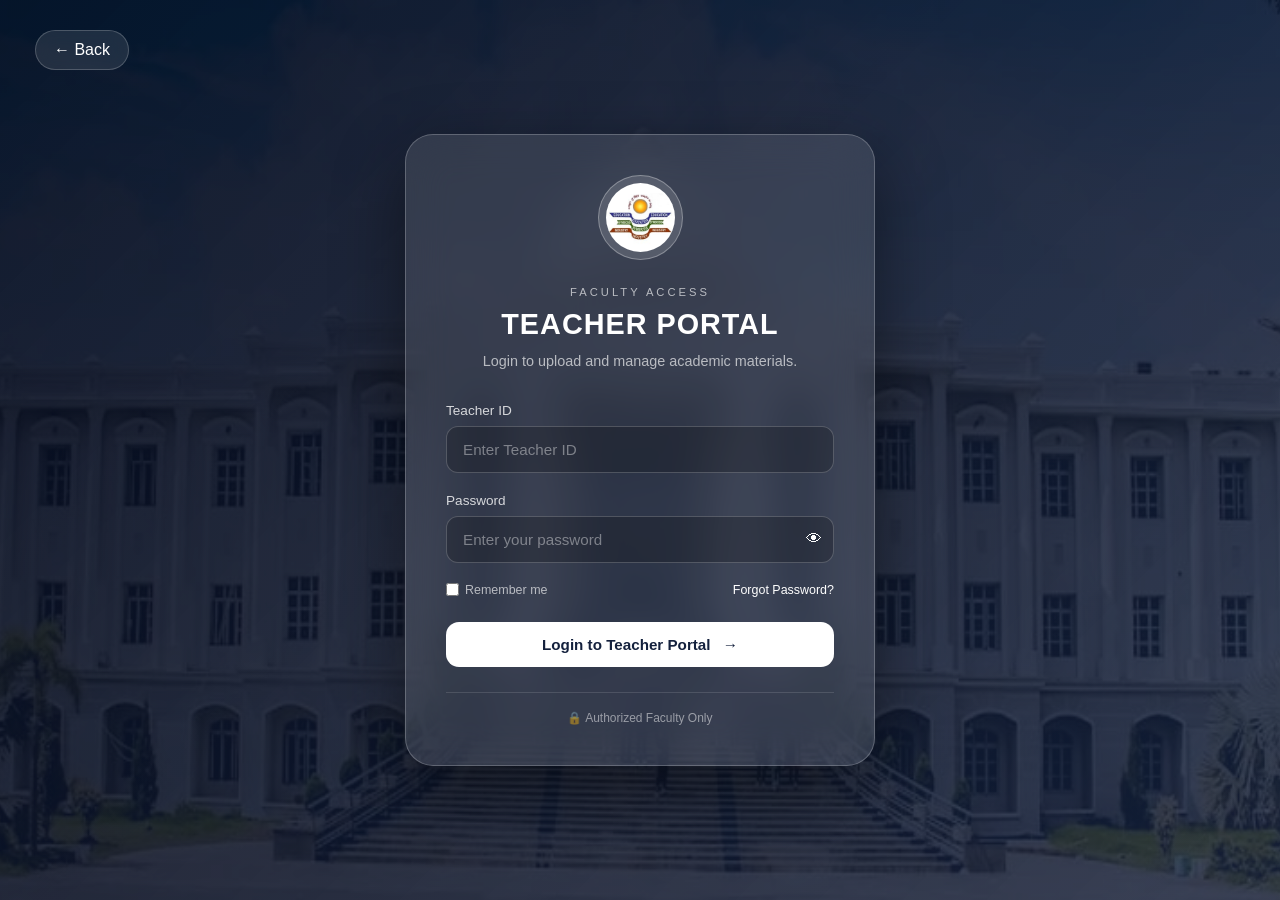
<file: frontend/teacher/teacher-login.html>
<!DOCTYPE html>
<html lang="en">

<head>

    <meta charset="UTF-8">

    <meta
        name="viewport"
        content="width=device-width, initial-scale=1.0"
    >

    <title>Teacher Login</title>

    <link
        rel="stylesheet"
        href="teacher-login.css"
    >

</head>


<body>

    <div class="background-overlay"></div>


    <main class="login-page">


        <a
            href="../index.html"
            class="back-button"
        >
            ← Back
        </a>


        <div class="login-card">


            <div class="logo-container">

                <img
                    src="../../assets/college-logo.jpeg"
                    alt="College Logo"
                >

            </div>


            <div class="login-heading">

                <span>FACULTY ACCESS</span>

                <h1>TEACHER PORTAL</h1>

                <p>
                    Login to upload and manage
                    academic materials.
                </p>

            </div>


            <form id="teacherLoginForm">


                <div class="input-group">

                    <label>
                        Teacher ID
                    </label>

                    <input
                        type="text"
                        id="teacherId"
                        placeholder="Enter Teacher ID"
                        required
                    >

                </div>


                <div class="input-group">

                    <label>
                        Password
                    </label>

                    <div class="password-wrapper">

                        <input
                            type="password"
                            id="teacherPassword"
                            placeholder="Enter your password"
                            required
                        >

                        <button
                            type="button"
                            id="togglePassword"
                        >
                            👁
                        </button>

                    </div>

                </div>


                <div class="login-options">

                    <label>

                        <input type="checkbox">

                        Remember me

                    </label>


                    <a href="#">
                        Forgot Password?
                    </a>

                </div>


                <button
                    type="submit"
                    class="login-button"
                >

                    Login to Teacher Portal
                    <span>→</span>

                </button>


                <p
                    id="loginMessage"
                    class="login-message"
                ></p>


            </form>


            <div class="security-note">

                🔒 Authorized Faculty Only

            </div>


        </div>

    </main>


    <script src="teacher-login.js"></script>

</body>

</html>
</file>
<file: frontend/student-register.css>
* {
    margin: 0;
    padding: 0;
    box-sizing: border-box;
}


body {
    min-height: 100vh;

    font-family:
        Arial,
        Helvetica,
        sans-serif;

    background-image:
        url("../assets/college.jpeg");

    background-size: cover;
    background-position: center;
    background-attachment: fixed;

    color: #ffffff;

    display: flex;
    justify-content: center;
    align-items: center;

    padding: 40px 20px;
}


/* ===============================
   BACKGROUND OVERLAY
   =============================== */

.background-overlay {
    position: fixed;

    inset: 0;

    background:
        linear-gradient(
            135deg,
            rgba(0, 0, 0, 0.82),
            rgba(8, 20, 45, 0.88)
        );

    z-index: -1;
}


/* ===============================
   MAIN CONTAINER
   =============================== */

.registration-container {
    width: 100%;
    max-width: 560px;
}


/* ===============================
   REGISTRATION CARD
   =============================== */

.registration-card {

    width: 100%;

    padding: 38px;

    background:
        rgba(15, 23, 42, 0.78);

    border:
        1px solid
        rgba(255, 255, 255, 0.15);

    border-radius: 24px;

    backdrop-filter: blur(18px);

    -webkit-backdrop-filter: blur(18px);

    box-shadow:
        0 25px 70px
        rgba(0, 0, 0, 0.45);
}


/* ===============================
   HEADER
   =============================== */

.registration-header {
    text-align: center;

    margin-bottom: 30px;
}


.registration-logo {

    width: 78px;
    height: 78px;

    margin: 0 auto 18px;

    border-radius: 50%;

    overflow: hidden;

    border:
        2px solid
        rgba(255, 255, 255, 0.35);

    box-shadow:
        0 8px 25px
        rgba(0, 0, 0, 0.3);
}


.registration-logo img {

    width: 100%;
    height: 100%;

    object-fit: cover;
}


.registration-small {

    display: block;

    font-size: 12px;

    font-weight: 700;

    letter-spacing: 2px;

    color:
        rgba(255, 255, 255, 0.65);

    margin-bottom: 8px;
}


.registration-header h1 {

    font-size: 30px;

    margin-bottom: 10px;
}


.registration-header p {

    color:
        rgba(255, 255, 255, 0.68);

    font-size: 14px;

    line-height: 1.6;
}


/* ===============================
   FORM
   =============================== */

.form-group {

    margin-bottom: 18px;
}


.form-group label {

    display: block;

    margin-bottom: 8px;

    font-size: 13px;

    font-weight: 600;

    color:
        rgba(255, 255, 255, 0.85);
}


.form-group input,
.form-group select {

    width: 100%;

    padding: 13px 14px;

    border-radius: 11px;

    border:
        1px solid
        rgba(255, 255, 255, 0.14);

    background:
        rgba(255, 255, 255, 0.07);

    color: #ffffff;

    outline: none;

    font-size: 14px;

    transition: 0.25s ease;
}


.form-group input::placeholder {

    color:
        rgba(255, 255, 255, 0.4);
}


.form-group input:focus,
.form-group select:focus {

    border-color:
        rgba(255, 255, 255, 0.45);

    background:
        rgba(255, 255, 255, 0.1);

    box-shadow:
        0 0 0 3px
        rgba(255, 255, 255, 0.06);
}


.form-group select option {

    background: #111827;

    color: #ffffff;
}


/* ===============================
   MESSAGE
   =============================== */

.registration-message {

    min-height: 20px;

    margin:
        4px 0 12px;

    text-align: center;

    font-size: 13px;

    font-weight: 600;
}


/* ===============================
   REGISTER BUTTON
   =============================== */

.register-button {

    width: 100%;

    border: none;

    padding: 14px 18px;

    border-radius: 12px;

    background:
        rgba(255, 255, 255, 0.14);

    border:
        1px solid
        rgba(255, 255, 255, 0.18);

    color: #ffffff;

    font-size: 14px;

    font-weight: 700;

    cursor: pointer;

    transition:
        transform 0.25s ease,
        background 0.25s ease;
}


.register-button span {

    margin-left: 8px;

    font-size: 17px;
}


.register-button:hover {

    background:
        rgba(255, 255, 255, 0.22);

    transform:
        translateY(-2px);
}


.register-button:active {

    transform:
        translateY(0);
}


/* ===============================
   FOOTER
   =============================== */

.registration-footer {

    text-align: center;

    margin-top: 25px;

    padding-top: 20px;

    border-top:
        1px solid
        rgba(255, 255, 255, 0.1);
}


.registration-footer p {

    display: inline;

    font-size: 13px;

    color:
        rgba(255, 255, 255, 0.6);
}


.registration-footer a {

    margin-left: 5px;

    color: #ffffff;

    font-size: 13px;

    font-weight: 700;

    text-decoration: none;
}


.registration-footer a:hover {

    text-decoration: underline;
}


/* ===============================
   APPROVAL NOTE
   =============================== */

.approval-note {

    display: flex;

    align-items: center;

    gap: 10px;

    margin-top: 20px;

    padding: 12px 14px;

    border-radius: 12px;

    background:
        rgba(255, 255, 255, 0.05);

    border:
        1px solid
        rgba(255, 255, 255, 0.08);
}


.approval-note span {

    font-size: 18px;
}


.approval-note p {

    font-size: 12px;

    line-height: 1.5;

    color:
        rgba(255, 255, 255, 0.6);
}


/* ===============================
   MOBILE
   =============================== */

@media (max-width: 600px) {

    body {

        padding:
            20px 12px;
    }


    .registration-card {

        padding: 26px 20px;

        border-radius: 20px;
    }


    .registration-header h1 {

        font-size: 25px;
    }

}
</file>
<file: frontend/admin/admin-login.css>
* {
    margin: 0;
    padding: 0;
    box-sizing: border-box;
}


body {

    min-height: 100vh;

    font-family:
        "Segoe UI",
        Arial,
        sans-serif;

    color: white;

    background-image:
        url("../../assets/college.jpeg");

    background-size: cover;

    background-position: center;

    background-attachment: fixed;

}


.background-overlay {

    position: fixed;

    inset: 0;

    background:
        linear-gradient(
            135deg,
            rgba(5, 12, 30, 0.92),
            rgba(20, 35, 65, 0.82)
        );

    z-index: 0;

}


.login-page {

    min-height: 100vh;

    display: flex;

    align-items: center;

    justify-content: center;

    padding: 30px;

    position: relative;

    z-index: 1;

}


.back-button {

    position: absolute;

    top: 30px;

    left: 35px;

    color: white;

    text-decoration: none;

    padding: 10px 18px;

    border-radius: 25px;

    background:
        rgba(255,255,255,0.1);

    border:
        1px solid
        rgba(255,255,255,0.2);

    backdrop-filter: blur(10px);

    transition: 0.3s;

}


.back-button:hover {

    background:
        rgba(255,255,255,0.2);

    transform:
        translateX(-3px);

}


.login-card {

    width: 100%;

    max-width: 470px;

    padding: 40px;

    border-radius: 28px;

    background:
        rgba(255,255,255,0.11);

    backdrop-filter:
        blur(22px);

    -webkit-backdrop-filter:
        blur(22px);

    border:
        1px solid
        rgba(255,255,255,0.22);

    box-shadow:
        0 25px 70px
        rgba(0,0,0,0.45);

    animation:
        loginAppear 0.7s ease;

}


.logo-container {

    width: 85px;

    height: 85px;

    margin:
        0 auto 22px;

    padding: 7px;

    border-radius: 50%;

    background:
        rgba(255,255,255,0.15);

    border:
        1px solid
        rgba(255,255,255,0.3);

}


.logo-container img {

    width: 100%;

    height: 100%;

    object-fit: contain;

    border-radius: 50%;

}


.login-heading {

    text-align: center;

    margin-bottom: 30px;

}


.login-heading span {

    font-size: 0.7rem;

    letter-spacing: 3px;

    color:
        rgba(255,255,255,0.65);

}


.login-heading h1 {

    margin-top: 8px;

    font-size: 1.8rem;

    letter-spacing: 1px;

}


.login-heading p {

    margin-top: 10px;

    color:
        rgba(255,255,255,0.65);

    font-size: 0.9rem;

    line-height: 1.5;

}


.input-group {

    margin-bottom: 20px;

}


.input-group label {

    display: block;

    margin-bottom: 8px;

    font-size: 0.85rem;

    color:
        rgba(255,255,255,0.8);

}


.input-group input {

    width: 100%;

    padding: 14px 16px;

    border-radius: 12px;

    border:
        1px solid
        rgba(255,255,255,0.2);

    outline: none;

    background:
        rgba(0,0,0,0.2);

    color: white;

    font-size: 0.95rem;

    transition: 0.3s;

}


.input-group input::placeholder {

    color:
        rgba(255,255,255,0.4);

}


.input-group input:focus {

    border-color:
        rgba(255,255,255,0.65);

    background:
        rgba(0,0,0,0.28);

    box-shadow:
        0 0 0 3px
        rgba(255,255,255,0.05);

}


.password-wrapper {

    position: relative;

}


.password-wrapper input {

    padding-right: 50px;

}


.password-wrapper button {

    position: absolute;

    right: 12px;

    top: 50%;

    transform:
        translateY(-50%);

    border: none;

    background: transparent;

    color: white;

    cursor: pointer;

    font-size: 1rem;

}


.login-options {

    display: flex;

    justify-content: space-between;

    align-items: center;

    margin:
        5px 0 25px;

    font-size: 0.78rem;

    color:
        rgba(255,255,255,0.65);

}


.login-options label {

    display: flex;

    align-items: center;

    gap: 6px;

}


.login-options a {

    color: white;

    text-decoration: none;

}


.login-options a:hover {

    text-decoration: underline;

}


.login-button {

    width: 100%;

    padding: 14px;

    border: none;

    border-radius: 13px;

    background: white;

    color: #14213d;

    font-size: 0.95rem;

    font-weight: 700;

    cursor: pointer;

    transition: 0.3s;

}


.login-button span {

    margin-left: 8px;

}


.login-button:hover {

    transform:
        translateY(-2px);

    box-shadow:
        0 10px 25px
        rgba(0,0,0,0.25);

}


.login-message {

    text-align: center;

    margin-top: 15px;

    font-size: 0.85rem;

}


.security-note {

    text-align: center;

    margin-top: 25px;

    padding-top: 18px;

    border-top:
        1px solid
        rgba(255,255,255,0.12);

    font-size: 0.75rem;

    color:
        rgba(255,255,255,0.5);

}


@keyframes loginAppear {

    from {

        opacity: 0;

        transform:
            translateY(30px)
            scale(0.97);

    }

    to {

        opacity: 1;

        transform:
            translateY(0)
            scale(1);

    }

}


@media (max-width: 550px) {

    .login-card {

        padding: 30px 22px;

    }


    .back-button {

        top: 15px;

        left: 15px;

    }

}
</file>
<file: frontend/admin/hod-set-password.css>
* {
    margin: 0;
    padding: 0;
    box-sizing: border-box;
}

body {
    min-height: 100vh;

    font-family: "Segoe UI", Arial, sans-serif;

    color: white;

    background-image: url("../../assets/college.jpeg");

    background-size: cover;

    background-position: center;

    background-attachment: fixed;

    display: flex;

    justify-content: center;

    align-items: center;

    position: relative;
}


/* Dark overlay */

body::before {
    content: "";

    position: absolute;

    inset: 0;

    background: rgba(0, 0, 0, 0.45);

    z-index: 0;
}


/* Page container */

.page-container {
    width: 100%;

    display: flex;

    justify-content: center;

    align-items: center;

    position: relative;

    z-index: 1;
}


/* Password card */

.password-card {
    width: 100%;

    max-width: 440px;

    background: rgba(255, 255, 255, 0.15);

    backdrop-filter: blur(18px);

    -webkit-backdrop-filter: blur(18px);

    border: 1px solid rgba(255, 255, 255, 0.30);

    padding: 40px;

    border-radius: 20px;

    box-shadow:
        0 8px 32px rgba(0, 0, 0, 0.35),
        inset 0 1px 0 rgba(255, 255, 255, 0.20);

    text-align: center;
}


/* Logo */

.logo-area {
    margin-bottom: 18px;
}

.logo-circle {
    width: 70px;

    height: 70px;

    margin: 0 auto;

    display: flex;

    align-items: center;

    justify-content: center;

    background: #2563eb;

    border-radius: 50%;

    font-size: 32px;

    box-shadow:
        0 8px 20px rgba(37, 99, 235, 0.3);
}


/* Heading */

h1 {
    color: #ffffff;

    font-size: 28px;

    margin-bottom: 10px;
}


/* Subtitle */

.subtitle {
    color: rgba(255, 255, 255, 0.85);

    font-size: 15px;

    line-height: 1.5;

    margin-bottom: 30px;
}


/* Form */

.form-group {
    text-align: left;

    margin-bottom: 20px;
}

.form-group label {
    display: block;

    font-size: 14px;

    font-weight: 600;

    color: #ffffff;

    margin-bottom: 8px;
}


/* Password wrapper */

.password-wrapper {
    position: relative;

    width: 100%;
}


/* Password input */

.form-group input {
    width: 100%;

    padding: 13px 50px 13px 14px;

    border: 1px solid rgba(255, 255, 255, 0.35);

    border-radius: 10px;

    font-size: 15px;

    outline: none;

    transition: 0.2s ease;

    background: rgba(255, 255, 255, 0.12);

    color: #ffffff;

    backdrop-filter: blur(8px);

    -webkit-backdrop-filter: blur(8px);
}


/* Placeholder */

.form-group input::placeholder {
    color: rgba(255, 255, 255, 0.65);
}


/* Input focus */

.form-group input:focus {
    border-color: rgba(255, 255, 255, 0.75);

    box-shadow:
        0 0 0 3px rgba(255, 255, 255, 0.10);
}


/* Password visibility button */

.password-toggle {
    position: absolute;

    right: 12px;

    top: 50%;

    transform: translateY(-50%);

    border: none;

    background: transparent;

    font-size: 20px;

    cursor: pointer;

    padding: 4px;

    color: white;

    opacity: 0.8;
}

.password-toggle:hover {
    opacity: 1;
}

.password-toggle:focus {
    outline: none;
}


/* Password hint */

.password-hint {
    text-align: left;

    font-size: 13px;

    color: rgba(255, 255, 255, 0.75);

    margin-top: -8px;

    margin-bottom: 22px;
}


/* Button */

#setPasswordBtn {
    width: 100%;

    padding: 14px;

    border: none;

    border-radius: 10px;

    background: #2563eb;

    color: white;

    font-size: 16px;

    font-weight: 600;

    cursor: pointer;

    transition: 0.2s ease;
}

#setPasswordBtn:hover {
    background: #1d4ed8;

    transform: translateY(-1px);
}

#setPasswordBtn:disabled {
    background: #93c5fd;

    cursor: not-allowed;

    transform: none;
}


/* Messages */

.message {
    margin-top: 20px;

    padding: 12px;

    border-radius: 8px;

    font-size: 14px;

    line-height: 1.5;
}

.message.success {
    background: #dcfce7;

    color: #166534;

    border: 1px solid #86efac;
}

.message.error {
    background: #fee2e2;

    color: #991b1b;

    border: 1px solid #fca5a5;
}


/* Loading */

.loading {
    margin-top: 18px;

    color: #ffffff;

    font-size: 14px;

    font-weight: 600;
}


/* Mobile */

@media (max-width: 500px) {

    body {
        padding: 15px;
    }

    .password-card {
        padding: 30px 22px;

        border-radius: 16px;
    }

    h1 {
        font-size: 24px;
    }

    .subtitle {
        font-size: 14px;
    }
}
</file>
<file: frontend/login/login.css>
* {
    margin: 0;
    padding: 0;
    box-sizing: border-box;
}


body {
    min-height: 100vh;

    font-family: "Segoe UI", Arial, sans-serif;

    color: white;

    background-image: url("../../assets/college.jpeg");

    background-size: cover;

    background-position: center;

    background-attachment: fixed;

    display: flex;

    justify-content: center;

    align-items: center;

    position: relative;
}


.background-overlay {
    position: fixed;

    inset: 0;

    background:
        linear-gradient(
            135deg,
            rgba(5, 12, 30, 0.92),
            rgba(20, 35, 65, 0.82)
        );

    z-index: 0;
}


.back-button {
    position: fixed;

    top: 25px;
    left: 25px;

    color: white;

    text-decoration: none;

    font-size: 14px;

    padding: 10px 16px;

    border-radius: 10px;

    background: rgba(255, 255, 255, 0.08);

    border: 1px solid rgba(255, 255, 255, 0.15);

    backdrop-filter: blur(10px);

    transition: 0.3s;

    z-index: 5;
}


.back-button:hover {
    background: rgba(255, 255, 255, 0.16);

    transform: translateY(-2px);
}


.login-container {
    width: 100%;

    min-height: 100vh;

    display: flex;

    justify-content: center;

    align-items: center;

    padding: 30px;

    position: relative;

    z-index: 2;
}


.login-card {
    width: 100%;

    max-width: 450px;

    padding: 42px 40px;

    background: rgba(10, 18, 35, 0.72);

    border: 1px solid rgba(255, 255, 255, 0.14);

    border-radius: 24px;

    backdrop-filter: blur(18px);

    -webkit-backdrop-filter: blur(18px);

    box-shadow:
        0 25px 60px rgba(0, 0, 0, 0.45);

    animation: cardAppear 0.6s ease;
}


@keyframes cardAppear {

    from {
        opacity: 0;
        transform: translateY(20px);
    }

    to {
        opacity: 1;
        transform: translateY(0);
    }

}


.logo-container {
    display: flex;

    justify-content: center;

    margin-bottom: 22px;
}


.college-logo {
    width: 85px;

    height: 85px;

    object-fit: cover;

    border-radius: 50%;

    border: 3px solid rgba(255, 255, 255, 0.8);

    box-shadow:
        0 10px 30px rgba(0, 0, 0, 0.35);
}


.heading-section {
    text-align: center;

    margin-bottom: 30px;
}


.small-heading {
    font-size: 12px;

    letter-spacing: 3px;

    color: rgba(255, 255, 255, 0.65);

    margin-bottom: 8px;
}


.heading-section h1 {
    font-size: 30px;

    letter-spacing: 1px;

    margin-bottom: 10px;
}


.subtitle {
    font-size: 14px;

    color: rgba(255, 255, 255, 0.65);

    line-height: 1.5;
}


.input-group {
    margin-bottom: 20px;
}


.input-group label {
    display: block;

    margin-bottom: 8px;

    font-size: 14px;

    font-weight: 600;

    color: rgba(255, 255, 255, 0.9);
}


.input-group input {
    width: 100%;

    padding: 14px 15px;

    border-radius: 12px;

    border: 1px solid rgba(255, 255, 255, 0.14);

    background: rgba(255, 255, 255, 0.07);

    color: white;

    outline: none;

    font-size: 14px;

    transition: 0.3s;
}


.input-group input::placeholder {
    color: rgba(255, 255, 255, 0.4);
}


.input-group input:focus {
    border-color: rgba(255, 255, 255, 0.45);

    background: rgba(255, 255, 255, 0.1);

    box-shadow:
        0 0 0 3px rgba(255, 255, 255, 0.05);
}


.password-wrapper {
    position: relative;
}


.password-wrapper input {
    padding-right: 50px;
}


.toggle-password {
    position: absolute;

    right: 10px;

    top: 50%;

    transform: translateY(-50%);

    border: none;

    background: transparent;

    color: rgba(255, 255, 255, 0.7);

    cursor: pointer;

    font-size: 17px;

    padding: 5px;
}


.login-options {
    display: flex;

    justify-content: space-between;

    align-items: center;

    margin: 5px 0 25px;

    font-size: 13px;
}


.remember-me {
    display: flex;

    align-items: center;

    gap: 7px;

    color: rgba(255, 255, 255, 0.7);

    cursor: pointer;
}


.remember-me input {
    cursor: pointer;
}


.login-options a {
    color: rgba(255, 255, 255, 0.75);

    text-decoration: none;

    transition: 0.3s;
}


.login-options a:hover {
    color: white;
}


.login-button {
    width: 100%;

    padding: 14px;

    border: none;

    border-radius: 12px;

    background: rgba(255, 255, 255, 0.92);

    color: #101827;

    font-size: 15px;

    font-weight: 700;

    cursor: pointer;

    transition: 0.3s;
}


.login-button:hover {
    transform: translateY(-2px);

    background: white;

    box-shadow:
        0 10px 25px rgba(0, 0, 0, 0.25);
}


.login-message {
    text-align: center;

    margin-top: 15px;

    min-height: 20px;

    font-size: 13px;
}


.security-note {
    display: flex;

    gap: 12px;

    align-items: center;

    margin-top: 28px;

    padding: 13px;

    border-radius: 12px;

    background: rgba(255, 255, 255, 0.05);

    border: 1px solid rgba(255, 255, 255, 0.08);
}


.security-icon {
    font-size: 20px;
}


.security-note strong {
    font-size: 12px;
}


.security-note p {
    margin-top: 3px;

    font-size: 11px;

    color: rgba(255, 255, 255, 0.55);
}


@media (max-width: 600px) {

    .login-container {
        padding: 20px;
    }

    .login-card {
        padding: 32px 25px;

        border-radius: 20px;
    }

    .heading-section h1 {
        font-size: 25px;
    }

    .back-button {
        top: 15px;
        left: 15px;
        font-size: 12px;
    }

}


@media (max-height: 700px) {

    .login-card {
        padding: 25px 30px;
    }

    .college-logo {
        width: 65px;
        height: 65px;
    }

}
</file>
<file: frontend/student/student-dashboard.css>
* {
    margin: 0;
    padding: 0;
    box-sizing: border-box;
}


body {

    font-family:
        "Segoe UI",
        Arial,
        sans-serif;

    background: #f4f7fb;

    color: #172033;

    min-height: 100vh;

}


/* =====================================
   SIDEBAR
===================================== */

.sidebar {

    position: fixed;

    left: 0;

    top: 0;

    width: 260px;

    height: 100vh;

    background:
        linear-gradient(
            180deg,
            #101d38,
            #172b50
        );

    color: white;

    display: flex;

    flex-direction: column;

    justify-content: space-between;

    padding: 25px 15px;

    z-index: 100;

}


.sidebar-top {

    width: 100%;

}


.sidebar-logo {

    width: 65px;

    height: 65px;

    padding: 5px;

    border-radius: 50%;

    margin: 0 auto 15px;

    background:
        rgba(255,255,255,0.12);

}


.sidebar-logo img {

    width: 100%;

    height: 100%;

    object-fit: contain;

    border-radius: 50%;

}


.portal-name {

    text-align: center;

    margin-bottom: 35px;

}


.portal-name h2 {

    font-size: 1.15rem;

}


.portal-name p {

    font-size: 0.72rem;

    color:
        rgba(255,255,255,0.55);

    margin-top: 4px;

}


.navigation {

    display: flex;

    flex-direction: column;

    gap: 7px;

}


.nav-item {

    border: none;

    width: 100%;

    padding: 13px 15px;

    border-radius: 12px;

    background: transparent;

    color:
        rgba(255,255,255,0.68);

    text-align: left;

    font-size: 0.9rem;

    cursor: pointer;

    display: flex;

    align-items: center;

    gap: 13px;

    transition: 0.25s;

}


.nav-item span {

    width: 25px;

    font-size: 1.05rem;

}


.nav-item:hover {

    background:
        rgba(255,255,255,0.08);

    color: white;

}


.nav-item.active {

    background:
        rgba(255,255,255,0.14);

    color: white;

}


.logout-button {

    width: 100%;

    border: none;

    background:
        rgba(255,255,255,0.07);

    color:
        rgba(255,255,255,0.7);

    padding: 13px;

    border-radius: 12px;

    font-size: 0.88rem;

    cursor: pointer;

    display: flex;

    align-items: center;

    gap: 12px;

    transition: 0.25s;

}


.logout-button:hover {

    background:
        rgba(255,255,255,0.13);

    color: white;

}


/* =====================================
   MAIN CONTENT
===================================== */

.main-content {

    margin-left: 260px;

    padding: 35px;

    min-height: 100vh;

}


.topbar {

    display: flex;

    justify-content: space-between;

    align-items: center;

    margin-bottom: 30px;

}


.topbar-small {

    font-size: 0.7rem;

    letter-spacing: 2px;

    color: #8290a8;

}


.topbar h1 {

    font-size: 1.8rem;

    margin-top: 4px;

}


.student-mini-profile {

    display: flex;

    align-items: center;

    gap: 10px;

}


.mini-avatar {

    width: 42px;

    height: 42px;

    border-radius: 50%;

    display: flex;

    align-items: center;

    justify-content: center;

    background:
        linear-gradient(
            135deg,
            #263f70,
            #4d6da8
        );

    color: white;

    font-weight: 700;

}


.student-mini-profile strong {

    display: block;

    font-size: 0.85rem;

}


.student-mini-profile span {

    display: block;

    font-size: 0.7rem;

    color: #8a96a9;

    margin-top: 3px;

}


/* =====================================
   CONTENT SECTIONS
===================================== */

.content-section {

    display: none;

}


.active-section {

    display: block;

    animation:
        sectionAppear 0.3s ease;

}


@keyframes sectionAppear {

    from {

        opacity: 0;

        transform: translateY(10px);

    }

    to {

        opacity: 1;

        transform: translateY(0);

    }

}


/* =====================================
   WELCOME
===================================== */

.welcome-card {

    padding: 30px;

    border-radius: 22px;

    background:
        linear-gradient(
            135deg,
            #172b50,
            #294774
        );

    color: white;

    display: flex;

    align-items: center;

    justify-content: space-between;

    box-shadow:
        0 15px 35px
        rgba(25,48,85,0.15);

    margin-bottom: 25px;

}


.welcome-card span {

    font-size: 0.7rem;

    letter-spacing: 2px;

    color:
        rgba(255,255,255,0.65);

}


.welcome-card h2 {

    margin-top: 8px;

    font-size: 1.8rem;

}


.welcome-card p {

    margin-top: 10px;

    max-width: 600px;

    font-size: 0.88rem;

    line-height: 1.6;

    color:
        rgba(255,255,255,0.68);

}


.welcome-icon {

    font-size: 4.5rem;

    opacity: 0.8;

}


/* =====================================
   STATS
===================================== */

.stats-grid {

    display: grid;

    grid-template-columns:
        repeat(4, 1fr);

    gap: 18px;

    margin-bottom: 35px;

}


.stat-card {

    background: white;

    border-radius: 18px;

    padding: 20px;

    display: flex;

    align-items: center;

    gap: 15px;

    border:
        1px solid #e8edf4;

    box-shadow:
        0 5px 20px
        rgba(30,50,80,0.04);

}


.stat-icon {

    width: 45px;

    height: 45px;

    border-radius: 12px;

    background: #eef3fa;

    display: flex;

    align-items: center;

    justify-content: center;

    font-size: 1.2rem;

}


.stat-card span {

    display: block;

    font-size: 0.7rem;

    color: #8793a7;

}


.stat-card strong {

    display: block;

    font-size: 1.35rem;

    margin-top: 3px;

}


/* =====================================
   SECTION HEADING
===================================== */

.section-heading {

    display: flex;

    align-items: center;

    justify-content: space-between;

    margin-bottom: 18px;

}


.section-heading h2 {

    font-size: 1.2rem;

}


.section-heading p {

    font-size: 0.78rem;

    color: #8994a7;

    margin-top: 4px;

}


.view-all-button {

    border: none;

    background: transparent;

    color: #31558c;

    font-weight: 600;

    cursor: pointer;

}


/* =====================================
   MATERIAL LIST
===================================== */

.material-list {

    background: white;

    border-radius: 18px;

    border:
        1px solid #e8edf4;

    overflow: hidden;

}


.material-row {

    display: flex;

    align-items: center;

    gap: 15px;

    padding: 16px 20px;

    border-bottom:
        1px solid #edf0f5;

}


.material-row:last-child {

    border-bottom: none;

}


.file-icon {

    width: 43px;

    height: 43px;

    border-radius: 11px;

    display: flex;

    align-items: center;

    justify-content: center;

    font-size: 0.62rem;

    font-weight: 800;

}


.pdf {

    background: #fceced;

    color: #c84b53;

}


.doc {

    background: #eaf1fc;

    color: #3c68a6;

}


.ppt {

    background: #fff1e6;

    color: #c16a29;

}


.xls {

    background: #e7f6eb;

    color: #398151;

}


.material-info {

    flex: 1;

}


.material-info strong {

    display: block;

    font-size: 0.85rem;

}


.material-info span {

    display: block;

    margin-top: 4px;

    color: #8b96a8;

    font-size: 0.7rem;

}


.material-date {

    color: #9aa3b2;

    font-size: 0.7rem;

}


.download-button {

    width: 34px;

    height: 34px;

    border: none;

    border-radius: 9px;

    background: #f1f4f8;

    color: #365987;

    cursor: pointer;

    font-size: 1rem;

}


/* =====================================
   SEARCH
===================================== */

.search-box {

    background: white;

    border:
        1px solid #e4e9f0;

    border-radius: 14px;

    padding: 13px 16px;

    display: flex;

    align-items: center;

    gap: 10px;

    margin-bottom: 25px;

}


.search-box input {

    border: none;

    outline: none;

    width: 100%;

    font-size: 0.85rem;

}


/* =====================================
   TEACHER MATERIALS
===================================== */

.teacher-material-card {

    background: white;

    border:
        1px solid #e6ebf2;

    border-radius: 20px;

    padding: 22px;

    margin-bottom: 20px;

}


.teacher-header {

    display: flex;

    align-items: center;

    gap: 13px;

    margin-bottom: 20px;

}


.teacher-avatar {

    width: 48px;

    height: 48px;

    border-radius: 50%;

    background:
        linear-gradient(
            135deg,
            #253e69,
            #6281b1
        );

    color: white;

    display: flex;

    align-items: center;

    justify-content: center;

    font-weight: 700;

}


.teacher-header h3 {

    font-size: 0.95rem;

}


.teacher-header p {

    color: #8b96a7;

    font-size: 0.72rem;

    margin-top: 4px;

}


.material-count {

    margin-left: auto;

    font-size: 0.7rem;

    color: #6c7b91;

}


.files-grid {

    display: grid;

    grid-template-columns:
        repeat(3, 1fr);

    gap: 15px;

}


.file-card {

    border:
        1px solid #e9edf3;

    border-radius: 15px;

    padding: 17px;

}


.large-file-icon {

    width: 45px;

    height: 45px;

    border-radius: 10px;

    display: flex;

    align-items: center;

    justify-content: center;

    font-size: 0.6rem;

    font-weight: 800;

    margin-bottom: 13px;

}


.file-card h4 {

    font-size: 0.82rem;

}


.file-card p {

    color: #929cab;

    font-size: 0.68rem;

    margin: 5px 0 13px;

}


.file-card button {

    border: none;

    background: #f0f4f9;

    color: #31578c;

    padding: 8px 12px;

    border-radius: 8px;

    font-size: 0.68rem;

    cursor: pointer;

}


/* =====================================
   ATTENDANCE
===================================== */

.attendance-overview {

    background: white;

    border:
        1px solid #e6ebf2;

    border-radius: 20px;

    padding: 30px;

    display: grid;

    grid-template-columns: 230px 1fr;

    gap: 45px;

}


.overall-attendance {

    text-align: center;

    display: flex;

    flex-direction: column;

    align-items: center;

    justify-content: center;

}


.attendance-circle {

    width: 150px;

    height: 150px;

    border-radius: 50%;

    border:
        13px solid #e6edf6;

    display: flex;

    flex-direction: column;

    justify-content: center;

    align-items: center;

}


.attendance-circle strong {

    font-size: 2rem;

}


.attendance-circle span {

    font-size: 0.7rem;

    color: #8b96a7;

}


.overall-attendance p {

    margin-top: 15px;

    font-size: 0.78rem;

    color: #4e7b5c;

}


.attendance-item {

    display: flex;

    justify-content: space-between;

    margin-top: 18px;

}


.attendance-item div span {

    display: block;

    font-size: 0.68rem;

    color: #919baa;

    margin-top: 3px;

}


.attendance-item > strong {

    font-size: 0.8rem;

}


.progress {

    height: 7px;

    background: #edf1f6;

    border-radius: 10px;

    overflow: hidden;

    margin-top: 8px;

}


.progress span {

    display: block;

    height: 100%;

    background: #426b9f;

    border-radius: inherit;

}


/* =====================================
   MARKS
===================================== */

.marks-summary {

    display: grid;

    grid-template-columns:
        repeat(3, 1fr);

    gap: 18px;

    margin-bottom: 22px;

}


.marks-summary > div {

    background: white;

    padding: 22px;

    border-radius: 16px;

    border:
        1px solid #e6ebf2;

}


.marks-summary span {

    display: block;

    font-size: 0.7rem;

    color: #8c97a8;

}


.marks-summary strong {

    display: block;

    margin-top: 5px;

    font-size: 1.5rem;

}


.marks-table-wrapper {

    background: white;

    border-radius: 18px;

    overflow-x: auto;

    border:
        1px solid #e6ebf2;

}


table {

    width: 100%;

    border-collapse: collapse;

}


th,
td {

    padding: 17px 20px;

    text-align: left;

    font-size: 0.78rem;

    border-bottom:
        1px solid #edf0f4;

}


th {

    color: #7d899d;

    font-size: 0.7rem;

}


.grade {

    padding: 5px 9px;

    border-radius: 7px;

    background: #eaf5ed;

    color: #4a7d58;

    font-weight: 700;

}


/* =====================================
   PROFILE
===================================== */

.profile-card {

    background: white;

    border:
        1px solid #e6ebf2;

    border-radius: 22px;

    overflow: hidden;

}


.profile-top {

    padding: 35px;

    background:
        linear-gradient(
            135deg,
            #172b50,
            #294774
        );

    color: white;

    display: flex;

    align-items: center;

    gap: 20px;

}


.profile-avatar {

    width: 85px;

    height: 85px;

    border-radius: 50%;

    background:
        rgba(255,255,255,0.16);

    border:
        2px solid
        rgba(255,255,255,0.35);

    display: flex;

    align-items: center;

    justify-content: center;

    font-size: 2rem;

    font-weight: 700;

}


.profile-top h2 {

    font-size: 1.4rem;

}


.profile-top p {

    font-size: 0.78rem;

    color:
        rgba(255,255,255,0.65);

    margin-top: 5px;

}


.profile-details {

    padding: 30px;

    display: grid;

    grid-template-columns:
        repeat(2, 1fr);

    gap: 25px;

}


.profile-details span {

    display: block;

    font-size: 0.68rem;

    color: #8d98a9;

}


.profile-details strong {

    display: block;

    margin-top: 6px;

    font-size: 0.85rem;

}


.status-active {

    color: #3e8051;

}


/* =====================================
   MOBILE HEADER
===================================== */

.mobile-header {

    display: none;

}


/* =====================================
   RESPONSIVE
===================================== */

@media (max-width: 1100px) {

    .stats-grid {

        grid-template-columns:
            repeat(2, 1fr);

    }


    .files-grid {

        grid-template-columns:
            repeat(2, 1fr);

    }

}


@media (max-width: 800px) {

    .sidebar {

        transform:
            translateX(-100%);

        transition: 0.3s;

    }


    .sidebar.open {

        transform:
            translateX(0);

    }


    .mobile-header {

        display: flex;

        position: fixed;

        top: 0;

        left: 0;

        right: 0;

        height: 60px;

        background: #172b50;

        color: white;

        align-items: center;

        padding: 0 18px;

        gap: 15px;

        z-index: 90;

    }


    .menu-button {

        border: none;

        background: transparent;

        color: white;

        font-size: 1.3rem;

        cursor: pointer;

    }


    .mobile-title {

        font-size: 0.9rem;

        font-weight: 600;

    }


    .main-content {

        margin-left: 0;

        padding:
            85px 20px 30px;

    }


    .student-mini-profile {

        display: none;

    }


    .attendance-overview {

        grid-template-columns: 1fr;

    }

}


@media (max-width: 600px) {

    .main-content {

        padding-left: 15px;

        padding-right: 15px;

    }


    .topbar h1 {

        font-size: 1.5rem;

    }


    .welcome-card {

        padding: 22px;

    }


    .welcome-card h2 {

        font-size: 1.35rem;

    }


    .welcome-icon {

        display: none;

    }


    .stats-grid {

        grid-template-columns: 1fr;

    }


    .files-grid {

        grid-template-columns: 1fr;

    }


    .material-date {

        display: none;

    }


    .profile-details {

        grid-template-columns: 1fr;

    }


    .profile-top {

        padding: 25px;

    }


    .profile-avatar {

        width: 65px;

        height: 65px;

    }


    .marks-summary {

        grid-template-columns: 1fr;

    }

}

/* ================= STUDENT WELCOME NAME ================= */

#studentWelcomeName {
    font-size: 1.35em;
    font-weight: 800;
    letter-spacing: 0.3px;
     color: #ffffff;
}

/* ============================================================
   STUDENT SUBJECT SEARCH DROPDOWN
   ============================================================ */

.subject-search-box {
    position: relative;
}


/* Dropdown container */

#studentSubjectSuggestions {
    position: absolute;

    top: calc(100% + 6px);
    left: 0;
    right: 0;

    background: #ffffff;

    border: 1px solid #dbe2ea;
    border-radius: 10px;

    box-shadow:
        0 10px 25px rgba(15, 23, 42, 0.12);

    max-height: 260px;

    overflow-y: auto;

    display: none;

    z-index: 1000;

    padding: 6px 0;
}


/* Individual subject */

#studentSubjectSuggestions
.subject-suggestion-item {

    padding: 12px 16px;

    font-size: 14px;

    color: #1e293b;

    cursor: pointer;

    transition:
        background 0.2s ease,
        color 0.2s ease;
}


/* Hover */

#studentSubjectSuggestions
.subject-suggestion-item:hover {

    background: #f1f5f9;

    color: #4f46e5;
}


/* No results */

#studentSubjectSuggestions
.subject-no-results {

    padding: 12px 16px;

    font-size: 14px;

    color: #64748b;

    text-align: center;

}


/* Scrollbar */

#studentSubjectSuggestions::-webkit-scrollbar {
    width: 6px;
}

#studentSubjectSuggestions::-webkit-scrollbar-track {
    background: transparent;
}

#studentSubjectSuggestions::-webkit-scrollbar-thumb {
    background: #cbd5e1;
    border-radius: 10px;
}

#studentSubjectSuggestions::-webkit-scrollbar-thumb:hover {
    background: #94a3b8;
}
</file>
<file: frontend/student/student-login.css>
* {
    margin: 0;
    padding: 0;
    box-sizing: border-box;
}


body {

    min-height: 100vh;

    font-family:
        "Segoe UI",
        Arial,
        sans-serif;

    color: white;

    background-image:
        url("../../assets/college.jpeg");

    background-size: cover;

    background-position: center;

    background-attachment: fixed;

}


.background-overlay {

    position: fixed;

    inset: 0;

    background:
        linear-gradient(
            135deg,
            rgba(5, 12, 30, 0.92),
            rgba(20, 35, 65, 0.82)
        );

    z-index: 0;

}


.login-page {

    min-height: 100vh;

    display: flex;

    align-items: center;

    justify-content: center;

    padding: 30px;

    position: relative;

    z-index: 1;

}


.back-button {

    position: absolute;

    top: 30px;

    left: 35px;

    color: white;

    text-decoration: none;

    padding: 10px 18px;

    border-radius: 25px;

    background:
        rgba(255,255,255,0.1);

    border:
        1px solid
        rgba(255,255,255,0.2);

    backdrop-filter: blur(10px);

    transition: 0.3s;

}


.back-button:hover {

    background:
        rgba(255,255,255,0.2);

    transform:
        translateX(-3px);

}


.login-card {

    width: 100%;

    max-width: 470px;

    padding: 40px;

    border-radius: 28px;

    background:
        rgba(255,255,255,0.11);

    backdrop-filter:
        blur(22px);

    -webkit-backdrop-filter:
        blur(22px);

    border:
        1px solid
        rgba(255,255,255,0.22);

    box-shadow:
        0 25px 70px
        rgba(0,0,0,0.45);

    animation:
        loginAppear 0.7s ease;

}


.logo-container {

    width: 85px;

    height: 85px;

    margin:
        0 auto 22px;

    padding: 7px;

    border-radius: 50%;

    background:
        rgba(255,255,255,0.15);

    border:
        1px solid
        rgba(255,255,255,0.3);

}


.logo-container img {

    width: 100%;

    height: 100%;

    object-fit: contain;

    border-radius: 50%;

}


.login-heading {

    text-align: center;

    margin-bottom: 30px;

}


.login-heading span {

    font-size: 0.7rem;

    letter-spacing: 3px;

    color:
        rgba(255,255,255,0.65);

}


.login-heading h1 {

    margin-top: 8px;

    font-size: 1.8rem;

    letter-spacing: 1px;

}


.login-heading p {

    margin-top: 10px;

    color:
        rgba(255,255,255,0.65);

    font-size: 0.9rem;

    line-height: 1.5;

}


.input-group {

    margin-bottom: 20px;

}


.input-group label {

    display: block;

    margin-bottom: 8px;

    font-size: 0.85rem;

    color:
        rgba(255,255,255,0.8);

}


.input-group input {

    width: 100%;

    padding: 14px 16px;

    border-radius: 12px;

    border:
        1px solid
        rgba(255,255,255,0.2);

    outline: none;

    background:
        rgba(0,0,0,0.2);

    color: white;

    font-size: 0.95rem;

    transition: 0.3s;

}


.input-group input::placeholder {

    color:
        rgba(255,255,255,0.4);

}


.input-group input:focus {

    border-color:
        rgba(255,255,255,0.65);

    background:
        rgba(0,0,0,0.28);

    box-shadow:
        0 0 0 3px
        rgba(255,255,255,0.05);

}


.password-wrapper {

    position: relative;

}


.password-wrapper input {

    padding-right: 50px;

}


.password-wrapper button {

    position: absolute;

    right: 12px;

    top: 50%;

    transform:
        translateY(-50%);

    border: none;

    background: transparent;

    color: white;

    cursor: pointer;

    font-size: 1rem;

}


.login-options {

    display: flex;

    justify-content: space-between;

    align-items: center;

    margin:
        5px 0 25px;

    font-size: 0.78rem;

    color:
        rgba(255,255,255,0.65);

}


.login-options label {

    display: flex;

    align-items: center;

    gap: 6px;

}


.login-options a {

    color: white;

    text-decoration: none;

}


.login-options a:hover {

    text-decoration: underline;

}


.login-button {

    width: 100%;

    padding: 14px;

    border: none;

    border-radius: 13px;

    background: white;

    color: #14213d;

    font-size: 0.95rem;

    font-weight: 700;

    cursor: pointer;

    transition: 0.3s;

}


.login-button span {

    margin-left: 8px;

}


.login-button:hover {

    transform:
        translateY(-2px);

    box-shadow:
        0 10px 25px
        rgba(0,0,0,0.25);

}


.login-message {

    text-align: center;

    margin-top: 15px;

    font-size: 0.85rem;

}


.security-note {

    text-align: center;

    margin-top: 25px;

    padding-top: 18px;

    border-top:
        1px solid
        rgba(255,255,255,0.12);

    font-size: 0.75rem;

    color:
        rgba(255,255,255,0.5);

}


@keyframes loginAppear {

    from {

        opacity: 0;

        transform:
            translateY(30px)
            scale(0.97);

    }

    to {

        opacity: 1;

        transform:
            translateY(0)
            scale(1);

    }

}


@media (max-width: 550px) {

    .login-card {

        padding: 30px 22px;

    }


    .back-button {

        top: 15px;

        left: 15px;

    }

}
</file>
<file: frontend/teacher/set-password.css>
* {
    margin: 0;
    padding: 0;
    box-sizing: border-box;
}
body {
    min-height: 100vh;

    font-family: "Segoe UI", Arial, sans-serif;

    color: white;

    background-image: url("../../assets/college.jpeg");

    background-size: cover;

    background-position: center;

    background-attachment: fixed;

    display: flex;

    justify-content: center;

    align-items: center;

    position: relative;
}

body::before {
    content: "";

    position: absolute;

    inset: 0;

    background: rgba(0, 0, 0, 0.45);

    z-index: 0;
}

.page-container {
    width: 100%;

    display: flex;

    justify-content: center;

    align-items: center;

    position: relative;

    z-index: 1;
}

.password-card {
    width: 100%;
    max-width: 440px;

    background: rgba(255, 255, 255, 0.15);

    backdrop-filter: blur(18px);
    -webkit-backdrop-filter: blur(18px);

    border: 1px solid rgba(255, 255, 255, 0.30);

    padding: 40px;

    border-radius: 20px;

    box-shadow:
        0 8px 32px rgba(0, 0, 0, 0.35),
        inset 0 1px 0 rgba(255, 255, 255, 0.20);

    text-align: center;
}

.logo-area {
    margin-bottom: 18px;
}

.logo-circle {
    width: 70px;
    height: 70px;

    margin: 0 auto;

    display: flex;
    align-items: center;
    justify-content: center;

    background: #2563eb;

    border-radius: 50%;

    font-size: 32px;

    box-shadow:
        0 8px 20px rgba(37, 99, 235, 0.3);
}

h1 {
    color: #ffffff;

    font-size: 28px;

    margin-bottom: 10px;
}

.subtitle {
    color: rgba(255, 255, 255, 0.85);

    font-size: 15px;

    line-height: 1.5;

    margin-bottom: 30px;
}

.form-group {
    text-align: left;

    margin-bottom: 20px;
}

.form-group label {
    display: block;

    font-size: 14px;

    font-weight: 600;

    color: #ffffff;

    margin-bottom: 8px;
}

.form-group input {
    width: 100%;

    padding: 13px 14px;

    border: 1px solid rgba(255, 255, 255, 0.35);

    border-radius: 10px;

    font-size: 15px;

    outline: none;

    transition: 0.2s ease;

    background: rgba(255, 255, 255, 0.12);

    color: #ffffff;

    backdrop-filter: blur(8px);
    -webkit-backdrop-filter: blur(8px);
}

.form-group input::placeholder {
    color: rgba(255, 255, 255, 0.65);
}

.form-group input:focus {
    border-color: rgba(255, 255, 255, 0.75);

    box-shadow:
        0 0 0 3px rgba(255, 255, 255, 0.10);
}

.password-hint {
    text-align: left;

    font-size: 13px;

    color: rgba(255, 255, 255, 0.75);

    margin-top: -8px;

    margin-bottom: 22px;
}

#setPasswordBtn {
    width: 100%;

    padding: 14px;

    border: none;

    border-radius: 10px;

    background: #2563eb;

    color: white;

    font-size: 16px;

    font-weight: 600;

    cursor: pointer;

    transition: 0.2s ease;
}

#setPasswordBtn:hover {
    background: #1d4ed8;

    transform: translateY(-1px);
}

#setPasswordBtn:disabled {
    background: #93c5fd;

    cursor: not-allowed;

    transform: none;
}

.message {
    margin-top: 20px;

    padding: 12px;

    border-radius: 8px;

    font-size: 14px;

    line-height: 1.5;
}

.message.success {
    background: #dcfce7;

    color: #166534;

    border: 1px solid #86efac;
}

.message.error {
    background: #fee2e2;

    color: #991b1b;

    border: 1px solid #fca5a5;
}

.loading {
    margin-top: 18px;

    color: #2563eb;

    font-size: 14px;

    font-weight: 600;
}

@media (max-width: 500px) {

    body {
        padding: 15px;
    }

    .password-card {
        padding: 30px 22px;

        border-radius: 16px;
    }

    h1 {
        font-size: 24px;
    }

    .subtitle {
        font-size: 14px;
    }
}

.password-wrapper {
    position: relative;
    width: 100%;
}

.password-wrapper input {
    width: 100%;
    padding-right: 50px;
    box-sizing: border-box;
}

.password-toggle {
    position: absolute;
    right: 12px;
    top: 50%;
    transform: translateY(-50%);

    border: none;
    background: transparent;

    font-size: 20px;
    cursor: pointer;

    padding: 4px;
    color: white;

    opacity: 0.8;
}

.password-toggle:hover {
    opacity: 1;
}

.password-toggle:focus {
    outline: none;
}
</file>
<file: frontend/teacher/teacher-dashboard.css>
* {
    margin: 0;
    padding: 0;
    box-sizing: border-box;
}

:root {
    --primary: #2563eb;
    --primary-dark: #1d4ed8;
    --background: #f4f7fb;
    --card: #ffffff;
    --text: #172033;
    --muted: #718096;
    --border: #e5eaf1;
    --sidebar: #101828;
}

body {
    font-family: Arial, Helvetica, sans-serif;
    background: var(--background);
    color: var(--text);
}

/* ================= SIDEBAR ================= */

.sidebar {
    position: fixed;
    left: 0;
    top: 0;
    width: 255px;
    height: 100vh;
    background: var(--sidebar);
    color: white;
    padding: 25px 15px;
    display: flex;
    flex-direction: column;
    z-index: 1000;
}

.sidebar-top {
    text-align: center;
    padding-bottom: 25px;
}

.college-logo {
    width: 75px;
    height: 75px;
    margin: auto;
    border-radius: 18px;
    overflow: hidden;
    background: white;
    padding: 5px;
}

.college-logo img {
    width: 100%;
    height: 100%;
    object-fit: contain;
}

.sidebar-top h2 {
    margin-top: 15px;
    font-size: 19px;
}

.sidebar-top p {
    color: #98a2b3;
    font-size: 13px;
    margin-top: 5px;
}

.sidebar-nav {
    margin-top: 20px;
    display: flex;
    flex-direction: column;
    gap: 8px;
}

.nav-item {
    border: none;
    background: transparent;
    color: #cbd5e1;
    padding: 13px 15px;
    border-radius: 10px;
    text-align: left;
    font-size: 14px;
    cursor: pointer;
    transition: 0.25s;
}

.nav-item span {
    margin-right: 10px;
}

.nav-item:hover,
.nav-item.active {
    background: #1d2939;
    color: white;
}

.sidebar-bottom {
    margin-top: auto;
}

.logout-btn {
    width: 100%;
    padding: 13px;
    border: 1px solid #344054;
    background: transparent;
    color: #fca5a5;
    border-radius: 10px;
    cursor: pointer;
}

.logout-btn:hover {
    background: #2b1820;
}

/* ================= MAIN ================= */

.main-content {
    margin-left: 255px;
    min-height: 100vh;
    padding: 30px;
}

.top-header {
    display: flex;
    justify-content: space-between;
    align-items: center;
    margin-bottom: 30px;
}

.top-header h1 {
    font-size: 27px;
}

.top-header p {
    color: var(--muted);
    margin-top: 6px;
}

.teacher-header-profile {
    display: flex;
    align-items: center;
    gap: 12px;
}

.teacher-header-profile span {
    display: block;
    color: var(--muted);
    font-size: 12px;
    margin-top: 3px;
}

.teacher-avatar {
    width: 45px;
    height: 45px;
    border-radius: 50%;
    background: #dbeafe;
    color: #1d4ed8;
    display: flex;
    align-items: center;
    justify-content: center;
    font-weight: bold;
}

/* ================= SECTIONS ================= */

.content-section {
    display: none;
}

.content-section.active {
    display: block;
}

/* ================= WELCOME ================= */

.welcome-card {
    background: linear-gradient(
        135deg,
        #1d4ed8,
        #2563eb
    );
    color: white;
    border-radius: 18px;
    padding: 30px;
    display: flex;
    justify-content: space-between;
    align-items: center;
    gap: 20px;
}

.welcome-label {
    font-size: 12px;
    letter-spacing: 1.5px;
    opacity: 0.8;
}

.welcome-card h2 {
    margin-top: 8px;
    font-size: 26px;
}

.welcome-card p {
    margin-top: 8px;
    opacity: 0.85;
}

.primary-btn {
    border: none;
    background: var(--primary);
    color: white;
    padding: 12px 18px;
    border-radius: 9px;
    font-weight: 600;
    cursor: pointer;
    transition: 0.2s;
}

.primary-btn:hover {
    background: var(--primary-dark);
    transform: translateY(-1px);
}

.welcome-card .primary-btn {
    background: white;
    color: var(--primary);
}

/* ================= STATS ================= */

.stats-grid {
    display: grid;
    grid-template-columns: repeat(4, 1fr);
    gap: 18px;
    margin: 22px 0;
}

.stat-card {
    background: var(--card);
    border: 1px solid var(--border);
    border-radius: 15px;
    padding: 20px;
    display: flex;
    align-items: center;
    gap: 15px;
}

.stat-icon {
    width: 45px;
    height: 45px;
    border-radius: 12px;
    display: flex;
    align-items: center;
    justify-content: center;
}

.stat-icon.blue {
    background: #dbeafe;
}

.stat-icon.green {
    background: #dcfce7;
}

.stat-icon.orange {
    background: #ffedd5;
}

.stat-icon.purple {
    background: #ede9fe;
}

.stat-card span {
    color: var(--muted);
    font-size: 12px;
    display: block;
}

.stat-card strong {
    display: block;
    font-size: 25px;
    margin-top: 5px;
}

/* ================= CARDS ================= */

.section-card {
    background: white;
    border: 1px solid var(--border);
    border-radius: 16px;
    padding: 25px;
    margin-bottom: 20px;
}

.section-heading {
    display: flex;
    justify-content: space-between;
    align-items: center;
    margin-bottom: 22px;
}

.section-heading h2,
.section-heading h3 {
    font-size: 20px;
}

.section-heading p {
    color: var(--muted);
    font-size: 13px;
    margin-top: 5px;
}

.text-btn {
    border: none;
    background: transparent;
    color: var(--primary);
    font-weight: bold;
    cursor: pointer;
}

/* ================= MATERIAL LIST ================= */

.material-list {
    display: flex;
    flex-direction: column;
}

.material-row {
    display: flex;
    align-items: center;
    gap: 15px;
    padding: 15px 0;
    border-bottom: 1px solid var(--border);
}

.material-row:last-child {
    border-bottom: none;
}

.file-icon {
    width: 48px;
    height: 48px;
    border-radius: 11px;
    display: flex;
    align-items: center;
    justify-content: center;
    font-size: 11px;
    font-weight: bold;
    flex-shrink: 0;
}

.file-icon.pdf {
    background: #fee2e2;
    color: #dc2626;
}

.file-icon.ppt {
    background: #ffedd5;
    color: #ea580c;
}

.file-icon.doc {
    background: #dbeafe;
    color: #2563eb;
}

.material-info {
    flex: 1;
}

.material-info strong {
    display: block;
    font-size: 14px;
}

.material-info span {
    color: var(--muted);
    font-size: 12px;
    display: block;
    margin-top: 4px;
}

.upload-date {
    color: var(--muted);
    font-size: 12px;
}

/* ================= FORM ================= */

.form-grid {
    display: grid;
    grid-template-columns: 1fr 1fr;
    gap: 18px;
}

.form-group {
    margin-bottom: 20px;
}

.form-group label {
    display: block;
    font-size: 13px;
    font-weight: 600;
    margin-bottom: 8px;
}

.form-group input,
.form-group select,
.form-group textarea {
    width: 100%;
    border: 1px solid var(--border);
    border-radius: 9px;
    padding: 12px;
    font-family: inherit;
    font-size: 14px;
    outline: none;
    background: white;
}

.form-group input:focus,
.form-group select:focus,
.form-group textarea:focus {
    border-color: var(--primary);
}

/* ================= UPLOAD BOX ================= */

.upload-box {
    border: 2px dashed #cbd5e1;
    border-radius: 14px;
    padding: 40px 20px;
    text-align: center;
    cursor: pointer;
    transition: 0.25s;
}

.upload-box:hover,
.upload-box.dragover {
    border-color: var(--primary);
    background: #f8fbff;
}

.upload-icon {
    font-size: 38px;
}

.upload-box h3 {
    margin-top: 10px;
    font-size: 16px;
}

.upload-box p {
    color: var(--muted);
    font-size: 13px;
    margin-top: 5px;
}

.upload-box span {
    display: block;
    color: #98a2b3;
    font-size: 11px;
    margin-top: 12px;
}

.selected-file {
    margin-top: 10px;
    color: var(--primary);
    font-size: 13px;
    font-weight: bold;
}

.upload-actions {
    display: flex;
    justify-content: flex-end;
    gap: 10px;
}

.secondary-btn {
    padding: 12px 18px;
    border: 1px solid var(--border);
    background: white;
    border-radius: 9px;
    cursor: pointer;
}

/* ================= SEARCH ================= */

.search-container {
    border: 1px solid var(--border);
    border-radius: 9px;
    display: flex;
    align-items: center;
    gap: 10px;
    padding: 0 12px;
    margin-bottom: 20px;
}

.search-container input {
    width: 100%;
    border: none;
    outline: none;
    padding: 13px 0;
}

/* ================= TABLE ================= */

.materials-table-container {
    overflow-x: auto;
}

.materials-table {
    width: 100%;
    border-collapse: collapse;
}

.materials-table th {
    text-align: left;
    color: var(--muted);
    font-size: 12px;
    font-weight: 600;
    padding: 13px;
    border-bottom: 1px solid var(--border);
}

.materials-table td {
    padding: 15px 13px;
    border-bottom: 1px solid var(--border);
    font-size: 13px;
}

.table-material {
    display: flex;
    align-items: center;
    gap: 12px;
    min-width: 230px;
}

.table-material strong {
    display: block;
}

.table-material span {
    color: var(--muted);
    display: block;
    font-size: 11px;
    margin-top: 4px;
}

.type-badge {
    background: #eff6ff;
    color: var(--primary);
    padding: 5px 9px;
    border-radius: 20px;
    font-size: 11px;
}

.action-buttons {
    display: flex;
    gap: 6px;
}

.action-buttons button {
    width: 32px;
    height: 32px;
    border-radius: 7px;
    border: none;
    cursor: pointer;
}

.view-btn {
    background: #eff6ff;
}

.download-btn {
    background: #ecfdf3;
}

.delete-btn {
    background: #fef2f2;
}

/* ================= PROFILE ================= */

.profile-grid {
    display: grid;
    grid-template-columns: 280px 1fr;
    gap: 20px;
}

.profile-card {
    text-align: center;
    padding-top: 35px;
}

.profile-large-avatar {
    width: 100px;
    height: 100px;
    margin: auto;
    border-radius: 50%;
    background: #dbeafe;
    color: var(--primary);
    display: flex;
    align-items: center;
    justify-content: center;
    font-size: 30px;
    font-weight: bold;

    overflow: hidden;
}


/* Teacher profile photo */

#profileTeacherPhoto {
    width: 100%;
    height: 100%;

    max-width: 100%;
    max-height: 100%;

    object-fit: cover;

    border-radius: 50%;

    display: none;
}


/* Initials when profile photo is unavailable */

#profileAvatarInitials {
    width: 100%;
    height: 100%;

    display: flex;
    align-items: center;
    justify-content: center;
}

.profile-card h2 {
    margin-top: 18px;
}

.profile-card p {
    color: var(--muted);
    margin-top: 5px;
}

.profile-status {
    display: inline-block;
    color: #16a34a;
    background: #dcfce7;
    padding: 6px 12px;
    border-radius: 20px;
    margin-top: 15px;
    font-size: 12px;
}

.details-grid {
    display: grid;
    grid-template-columns: 1fr 1fr;
    gap: 20px;
}

.detail-item {
    padding: 15px;
    background: #f8fafc;
    border-radius: 10px;
}

.detail-item span {
    display: block;
    color: var(--muted);
    font-size: 12px;
    margin-bottom: 6px;
}

.detail-item strong {
    font-size: 13px;
}

/* ================= MOBILE ================= */

.mobile-menu-btn {
    display: none;
}

@media (max-width: 1000px) {

    .stats-grid {
        grid-template-columns: repeat(2, 1fr);
    }

    .profile-grid {
        grid-template-columns: 1fr;
    }
}

@media (max-width: 750px) {

    .sidebar {
        transform: translateX(-100%);
        transition: 0.3s;
    }

    .sidebar.open {
        transform: translateX(0);
    }

    .main-content {
        margin-left: 0;
        padding: 20px;
    }

    .mobile-menu-btn {
        display: block;
        position: fixed;
        right: 20px;
        top: 18px;
        z-index: 1100;
        width: 42px;
        height: 42px;
        border: none;
        border-radius: 9px;
        background: var(--primary);
        color: white;
        font-size: 20px;
    }

    .top-header {
        padding-right: 55px;
    }

    .teacher-header-profile {
        display: none;
    }

    .welcome-card {
        flex-direction: column;
        align-items: flex-start;
    }

    .form-grid {
        grid-template-columns: 1fr;
    }
}

@media (max-width: 500px) {

    .stats-grid {
        grid-template-columns: 1fr;
    }

    .top-header h1 {
        font-size: 22px;
    }

    .section-card {
        padding: 18px;
    }

    .details-grid {
        grid-template-columns: 1fr;
    }

    .upload-actions {
        flex-direction: column;
    }

    .upload-actions button {
        width: 100%;
    }
}

/* ================= HEADER TEACHER PROFILE PHOTO ================= */

#headerTeacherAvatar {
    width: 45px;
    height: 45px;

    min-width: 45px;
    min-height: 45px;

    border-radius: 50%;

    overflow: hidden;

    position: relative;

    display: flex;
    align-items: center;
    justify-content: center;
}


/* Actual profile photo */

#headerTeacherPhoto {
    width: 100%;
    height: 100%;

    max-width: 100%;
    max-height: 100%;

    object-fit: cover;

    border-radius: 50%;

    display: none;
}


/* Initials */

#headerTeacherInitials {
    width: 100%;
    height: 100%;

    display: flex;
    align-items: center;
    justify-content: center;
}

/* ============================================================
   SUBJECT AUTOCOMPLETE
   ============================================================ */

.form-group {
    position: relative;
}

#subjectSearch {
    width: 100%;
}

.subject-suggestions {
    position: absolute;
    top: 100%;
    left: 0;
    right: 0;

    background: white;
    border: 1px solid #e2e8f0;
    border-radius: 10px;

    margin-top: 5px;

    max-height: 240px;
    overflow-y: auto;

    box-shadow: 0 8px 20px rgba(0, 0, 0, 0.12);

    z-index: 1000;

    display: none;
}

.subject-suggestion {
    padding: 12px 14px;

    cursor: pointer;

    border-bottom: 1px solid #f1f5f9;

    transition: background 0.2s ease;
}

.subject-suggestion:last-child {
    border-bottom: none;
}

.subject-suggestion:hover {
    background: #f1f5f9;
}

.subject-suggestion strong {
    display: block;

    font-size: 14px;

    color: #1e293b;

    margin-bottom: 4px;
}

.subject-suggestion span {
    display: block;

    font-size: 12px;

    color: #64748b;
}

.subject-no-results {
    padding: 14px;

    text-align: center;

    font-size: 13px;

    color: #64748b;
}

/* ==============================
   TEACHER PROFILE PHOTO
   POLISHED DESIGN
   ============================== */

.profile-photo-actions {
    margin-top: 18px;
    text-align: center;
}

/* Profile photo button */

.profile-photo-actions .profile-photo-btn {
    width: auto !important;
    min-width: 210px !important;
    height: 52px !important;

    padding: 0 20px !important;

    display: inline-flex !important;
    align-items: center !important;
    justify-content: center !important;

    gap: 9px !important;

    background: #eef2f7 !important;
    color: #162033 !important;

    border: 1px solid #d6dde8 !important;
    border-radius: 10px !important;

    font-size: 14px !important;
    font-weight: 600 !important;
    line-height: 1 !important;

    white-space: nowrap !important;
    overflow: visible !important;

    box-sizing: border-box !important;

    cursor: pointer;

    opacity: 1 !important;

    transition:
        background 0.25s ease,
        transform 0.25s ease,
        box-shadow 0.25s ease,
        border-color 0.25s ease;
}

.profile-photo-actions .profile-photo-btn:hover {
    background: #e3e9f1 !important;
    color: #0f172a !important;

    border-color: #c5cfdd !important;

    transform: translateY(-2px);

    box-shadow: 0 8px 18px rgba(15, 23, 42, 0.12);
}

.profile-photo-actions .profile-photo-btn:active {
    transform: translateY(0);
}

.profile-photo-actions .profile-photo-btn:disabled {
    background: #e5e7eb !important;
    color: #6b7280 !important;

    opacity: 0.7 !important;

    cursor: not-allowed;

    transform: none;

    box-shadow: none;
}


/* Small information text */

.profile-photo-hint {
    margin: 9px 0 0;

    font-size: 12px;
    line-height: 1.5;

    color: rgba(15, 23, 42, 0.55);
}


/* Large profile image */

.profile-large-avatar {
    position: relative;

    width: 150px;
    height: 150px;

    margin: 0 auto;

    border-radius: 50%;

    overflow: hidden;

    border: 4px solid rgba(255, 255, 255, 0.9);

    background: #f1f5f9;

    box-shadow:
        0 12px 35px rgba(0, 0, 0, 0.25);

    transition:
        transform 0.3s ease,
        box-shadow 0.3s ease,
        border-color 0.3s ease;
}

.profile-large-avatar:hover {
    transform: scale(1.03);

    border-color: #ffffff;

    box-shadow:
        0 16px 40px rgba(0, 0, 0, 0.32);
}


/* Actual profile image */

.profile-large-avatar img {
    width: 100%;
    height: 100%;

    object-fit: cover;

    display: block;
}


/* Initials fallback */

#profileAvatarInitials {
    position: absolute;

    inset: 0;

    display: flex;
    align-items: center;
    justify-content: center;

    font-size: 42px;
    font-weight: 700;

    color: #ffffff;

    background: linear-gradient(
        135deg,
        rgba(99, 102, 241, 0.95),
        rgba(139, 92, 246, 0.95)
    );
}
</file>
<file: frontend/teacher/teacher-login.css>
* {
    margin: 0;
    padding: 0;
    box-sizing: border-box;
}


body {

    min-height: 100vh;

    font-family:
        "Segoe UI",
        Arial,
        sans-serif;

    color: white;

    background-image:
        url("../../assets/college.jpeg");

    background-size: cover;

    background-position: center;

    background-attachment: fixed;

}


.background-overlay {

    position: fixed;

    inset: 0;

    background:
        linear-gradient(
            135deg,
            rgba(5, 12, 30, 0.92),
            rgba(20, 35, 65, 0.82)
        );

    z-index: 0;

}


.login-page {

    min-height: 100vh;

    display: flex;

    align-items: center;

    justify-content: center;

    padding: 30px;

    position: relative;

    z-index: 1;

}


.back-button {

    position: absolute;

    top: 30px;

    left: 35px;

    color: white;

    text-decoration: none;

    padding: 10px 18px;

    border-radius: 25px;

    background:
        rgba(255,255,255,0.1);

    border:
        1px solid
        rgba(255,255,255,0.2);

    backdrop-filter: blur(10px);

    transition: 0.3s;

}


.back-button:hover {

    background:
        rgba(255,255,255,0.2);

    transform:
        translateX(-3px);

}


.login-card {

    width: 100%;

    max-width: 470px;

    padding: 40px;

    border-radius: 28px;

    background:
        rgba(255,255,255,0.11);

    backdrop-filter:
        blur(22px);

    -webkit-backdrop-filter:
        blur(22px);

    border:
        1px solid
        rgba(255,255,255,0.22);

    box-shadow:
        0 25px 70px
        rgba(0,0,0,0.45);

    animation:
        loginAppear 0.7s ease;

}


.logo-container {

    width: 85px;

    height: 85px;

    margin:
        0 auto 22px;

    padding: 7px;

    border-radius: 50%;

    background:
        rgba(255,255,255,0.15);

    border:
        1px solid
        rgba(255,255,255,0.3);

}


.logo-container img {

    width: 100%;

    height: 100%;

    object-fit: contain;

    border-radius: 50%;

}


.login-heading {

    text-align: center;

    margin-bottom: 30px;

}


.login-heading span {

    font-size: 0.7rem;

    letter-spacing: 3px;

    color:
        rgba(255,255,255,0.65);

}


.login-heading h1 {

    margin-top: 8px;

    font-size: 1.8rem;

    letter-spacing: 1px;

}


.login-heading p {

    margin-top: 10px;

    color:
        rgba(255,255,255,0.65);

    font-size: 0.9rem;

    line-height: 1.5;

}


.input-group {

    margin-bottom: 20px;

}


.input-group label {

    display: block;

    margin-bottom: 8px;

    font-size: 0.85rem;

    color:
        rgba(255,255,255,0.8);

}


.input-group input {

    width: 100%;

    padding: 14px 16px;

    border-radius: 12px;

    border:
        1px solid
        rgba(255,255,255,0.2);

    outline: none;

    background:
        rgba(0,0,0,0.2);

    color: white;

    font-size: 0.95rem;

    transition: 0.3s;

}


.input-group input::placeholder {

    color:
        rgba(255,255,255,0.4);

}


.input-group input:focus {

    border-color:
        rgba(255,255,255,0.65);

    background:
        rgba(0,0,0,0.28);

    box-shadow:
        0 0 0 3px
        rgba(255,255,255,0.05);

}


.password-wrapper {

    position: relative;

}


.password-wrapper input {

    padding-right: 50px;

}


.password-wrapper button {

    position: absolute;

    right: 12px;

    top: 50%;

    transform:
        translateY(-50%);

    border: none;

    background: transparent;

    color: white;

    cursor: pointer;

    font-size: 1rem;

}


.login-options {

    display: flex;

    justify-content: space-between;

    align-items: center;

    margin:
        5px 0 25px;

    font-size: 0.78rem;

    color:
        rgba(255,255,255,0.65);

}


.login-options label {

    display: flex;

    align-items: center;

    gap: 6px;

}


.login-options a {

    color: white;

    text-decoration: none;

}


.login-options a:hover {

    text-decoration: underline;

}


.login-button {

    width: 100%;

    padding: 14px;

    border: none;

    border-radius: 13px;

    background: white;

    color: #14213d;

    font-size: 0.95rem;

    font-weight: 700;

    cursor: pointer;

    transition: 0.3s;

}


.login-button span {

    margin-left: 8px;

}


.login-button:hover {

    transform:
        translateY(-2px);

    box-shadow:
        0 10px 25px
        rgba(0,0,0,0.25);

}


.login-message {

    text-align: center;

    margin-top: 15px;

    font-size: 0.85rem;

}


.security-note {

    text-align: center;

    margin-top: 25px;

    padding-top: 18px;

    border-top:
        1px solid
        rgba(255,255,255,0.12);

    font-size: 0.75rem;

    color:
        rgba(255,255,255,0.5);

}


@keyframes loginAppear {

    from {

        opacity: 0;

        transform:
            translateY(30px)
            scale(0.97);

    }

    to {

        opacity: 1;

        transform:
            translateY(0)
            scale(1);

    }

}


@media (max-width: 550px) {

    .login-card {

        padding: 30px 22px;

    }


    .back-button {

        top: 15px;

        left: 15px;

    }

}
</file>
